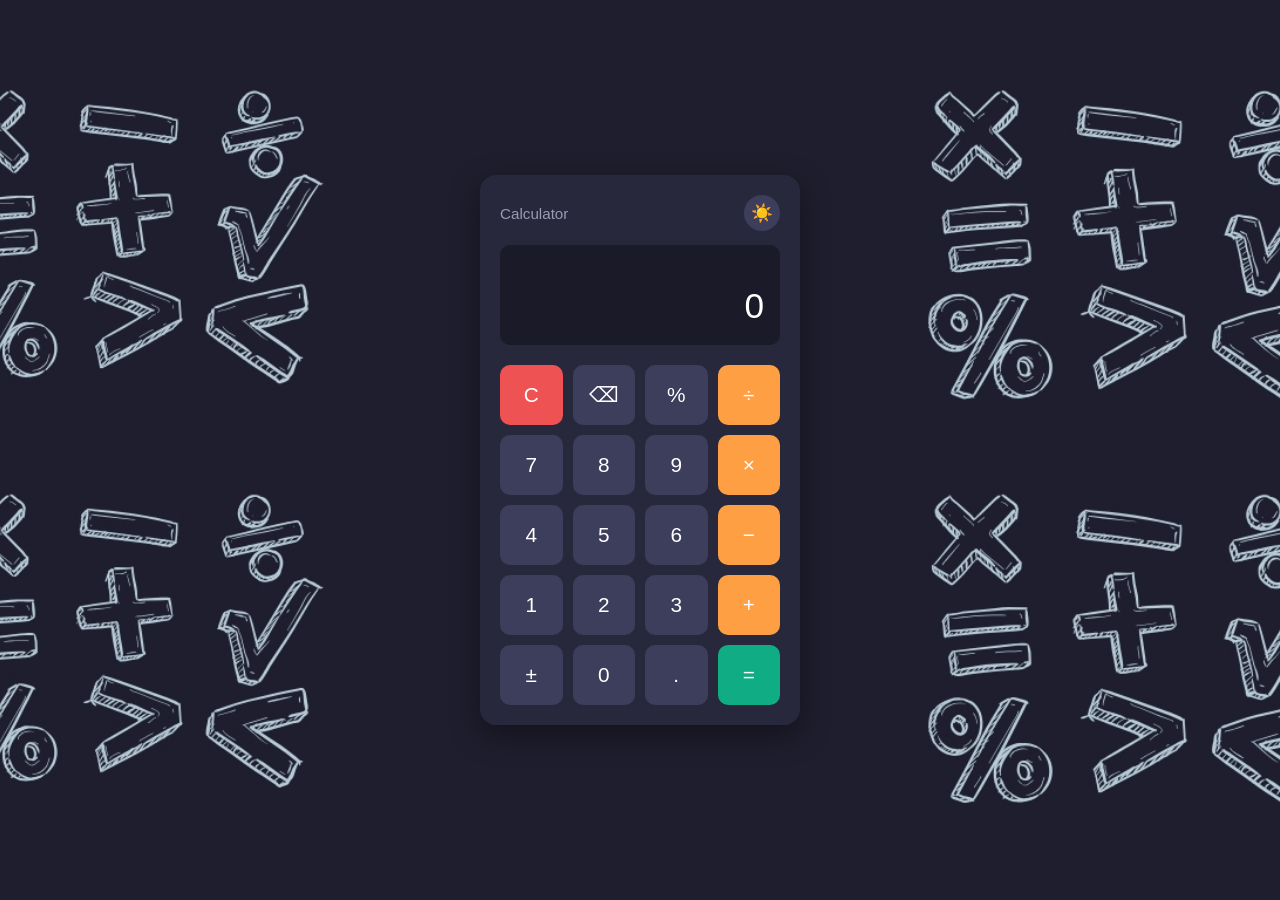
<file: WebDev-L2-calculator/index.html>
<!DOCTYPE html>
<html lang="en" data-theme="dark">
<head>
  <meta charset="UTF-8">
  <meta name="viewport" content="width=device-width, initial-scale=1.0">
  <title>Calculator</title>
  <link rel="stylesheet" href="style.css">
</head>
<body>
  <div class="calculator">
    <div class="top-bar">
      <span class="title">Calculator</span>
      <button class="theme-toggle" id="theme-toggle" aria-label="Toggle dark and light mode">☀️</button>
    </div>

    <div class="display">
      <div class="expression" id="expression"></div>
      <div class="current" id="display">0</div>
    </div>

    <div class="buttons">
      <button class="btn clear" data-action="clear">C</button>
      <button class="btn" data-action="backspace">⌫</button>
      <button class="btn" data-action="percent">%</button>
      <button class="btn operator" data-operator="/">÷</button>

      <button class="btn" data-number="7">7</button>
      <button class="btn" data-number="8">8</button>
      <button class="btn" data-number="9">9</button>
      <button class="btn operator" data-operator="*">×</button>

      <button class="btn" data-number="4">4</button>
      <button class="btn" data-number="5">5</button>
      <button class="btn" data-number="6">6</button>
      <button class="btn operator" data-operator="-">−</button>

      <button class="btn" data-number="1">1</button>
      <button class="btn" data-number="2">2</button>
      <button class="btn" data-number="3">3</button>
      <button class="btn operator" data-operator="+">+</button>

      <button class="btn" data-action="sign">±</button>
      <button class="btn" data-number="0">0</button>
      <button class="btn" data-number=".">.</button>
      <button class="btn equals" data-action="equals">=</button>
    </div>
  </div>

  <script src="script.js"></script>
</body>
</html>
</file>
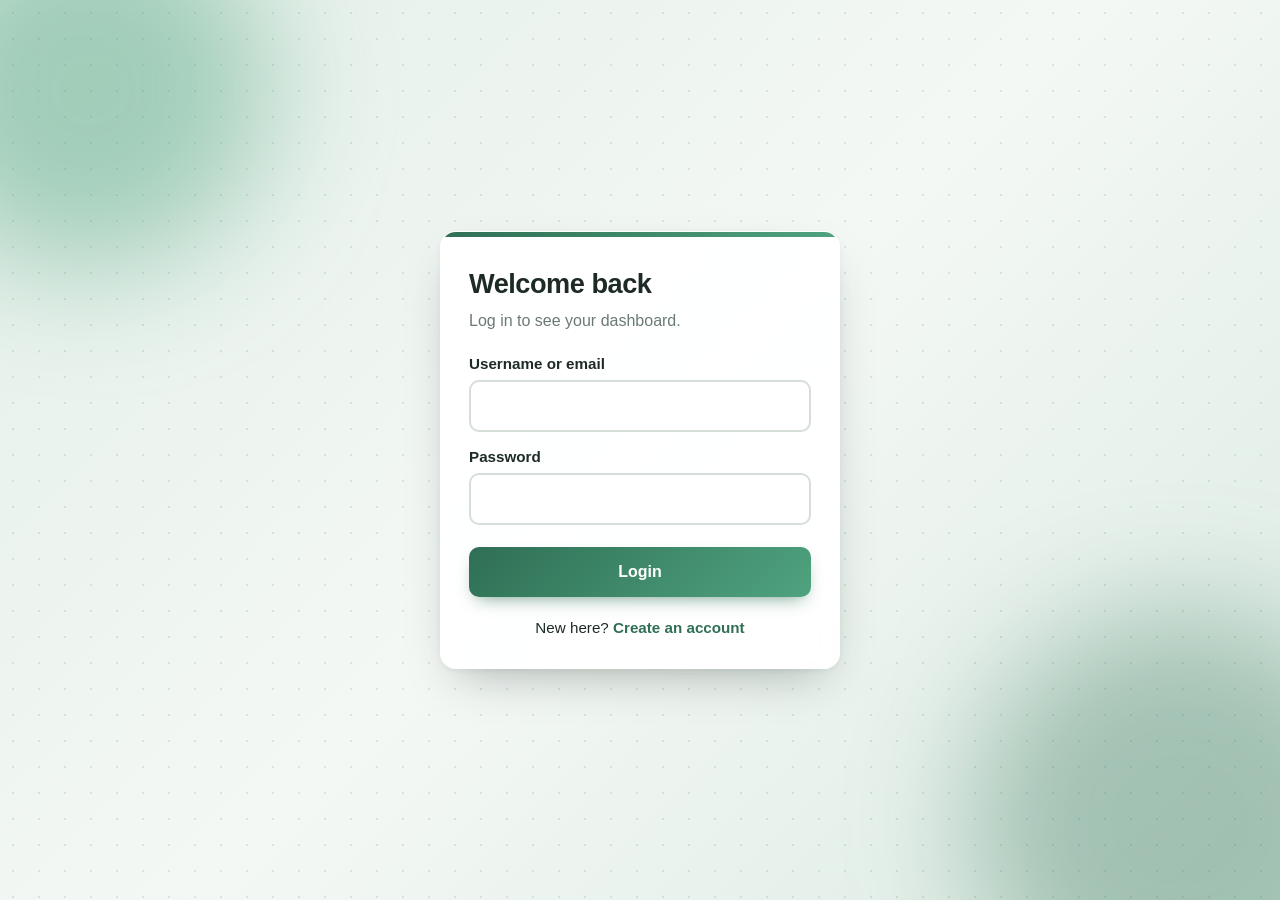
<file: WebDev-L2-Login Authentication System/index.html>
<!DOCTYPE html>
<html lang="en">
<head>
  <meta charset="UTF-8">
  <meta name="viewport" content="width=device-width, initial-scale=1">
  <title>Login Authentication System</title>
  <meta http-equiv="refresh" content="0; url=login.html">
  <script>window.location.replace("login.html");</script>
</head>
<body>
  <p>Redirecting to the <a href="login.html">login page</a>...</p>
</body>
</html>
</file>
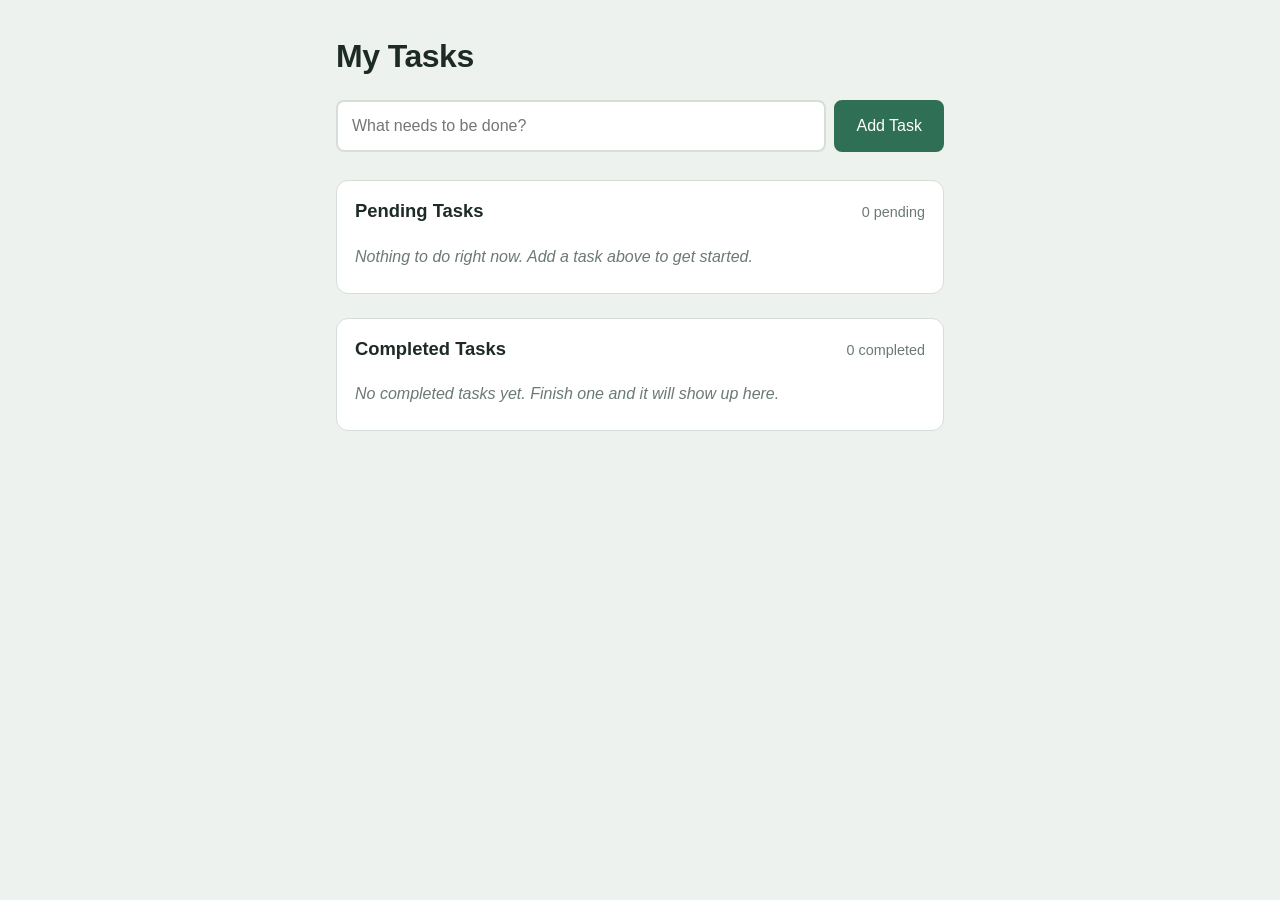
<file: WebDev-L2-ToDoList/index.html>
<!doctype html>
<html lang="en">
  <head>
    <meta charset="UTF-8" />
    <meta name="viewport" content="width=device-width, initial-scale=1" />
    <title>To-Do App</title>
    <style>
      :root {
        --bg: #eef2ee;
        --surface: #ffffff;
        --ink: #1d2b24;
        --muted: #6b7a72;
        --line: #d6ded8;
        --accent: #2f6f55;
        --accent-ink: #ffffff;
        --danger: #b3402f;
        --done: #8a978f;
      }
      * {
        box-sizing: border-box;
      }
      body {
        margin: 0;
        font-family: "Trebuchet MS", "Segoe UI", sans-serif;
        background: var(--bg);
        color: var(--ink);
        line-height: 1.5;
      }
      .app {
        max-width: 640px;
        margin: 0 auto;
        padding: 32px 16px 64px;
      }

      h1 {
        font-size: 2rem;
        margin: 0 0 20px;
        letter-spacing: -0.5px;
      }

      .add-form {
        display: flex;
        gap: 8px;
        margin-bottom: 28px;
      }

      .add-form input {
        flex: 1;
        padding: 12px 14px;
        font: inherit;
        border: 2px solid var(--line);
        border-radius: 8px;
        background: var(--surface);
      }
      button {
        font: inherit;
        cursor: pointer;
        border-radius: 8px;
        border: 2px solid var(--accent);
        background: var(--surface);
        color: var(--accent);
        padding: 6px 12px;
      }
      button:hover {
        background: var(--accent);
        color: var(--accent-ink);
      }

      button.primary {
        background: var(--accent);
        color: var(--accent-ink);
        padding: 12px 20px;
      }

      button.primary:hover {
        background: #245944;
      }

      button.delete {
        border-color: var(--danger);
        color: var(--danger);
      }

      button.delete:hover {
        background: var(--danger);
        color: #fff;
      }

      :focus-visible {
        outline: 3px solid #e0a82e;
        outline-offset: 2px;
      }

      section {
        background: var(--surface);
        border-radius: 12px;
        padding: 16px 18px;
        margin-bottom: 24px;
        border: 1px solid var(--line);
      }
      section h2 {
        margin: 0 0 12px;
        font-size: 1.15rem;
        display: flex;
        justify-content: space-between;
        align-items: baseline;
      }
      .count {
        font-size: 0.9rem;
        color: var(--muted);
        font-weight: normal;
      }

      ul {
        list-style: none;
        margin: 0;
        padding: 0;
      }
      li {
        display: flex;
        align-items: center;
        gap: 10px;
        padding: 10px 0;
        border-top: 1px solid var(--line);
        flex-wrap: wrap;
      }
      li:first-child {
        border-top: 0;
      }
      .task-body {
        flex: 1;
        min-width: 160px;
      }
      .task-text {
        word-break: break-word;
      }
      .task-time {
        font-size: 0.8rem;
        color: var(--muted);
      }
      li.done .task-text {
        text-decoration: line-through;
        color: var(--done);
      }
      .edit-input {
        width: 100%;
        padding: 6px 8px;
        font: inherit;
        border: 2px solid var(--accent);
        border-radius: 6px;
      }
      .actions {
        display: flex;
        gap: 6px;
      }
      .empty {
        color: var(--muted);
        font-style: italic;
        padding: 8px 0;
        margin: 0;
      }
    </style>
  </head>
  <body>
    <main class="app">
      <h1>My Tasks</h1>

      <form class="add-form" id="add-form">
        <input
          type="text"
          id="task-input"
          placeholder="What needs to be done?"
          aria-label="New task"
          autocomplete="off"
        />
        <button type="submit" class="primary">Add Task</button>
      </form>

      <section>
        <h2>
          Pending Tasks <span class="count" id="pending-count">0 pending</span>
        </h2>
        <ul id="pending-list"></ul>
      </section>

      <section>
        <h2>
          Completed Tasks
          <span class="count" id="completed-count">0 completed</span>
        </h2>
        <ul id="completed-list"></ul>
      </section>
    </main>

    <script>
      const STORAGE_KEY = "todo-tasks";

      // ---------- State ----------
      let tasks = loadTasks(); // [{ id, text, completed, createdAt, completedAt }]
      let editingId = null; // id of the task currently being edited

      function loadTasks() {
        try {
          return JSON.parse(localStorage.getItem(STORAGE_KEY)) || [];
        } catch (e) {
          return [];
        }
      }

      function saveTasks() {
        try {
          localStorage.setItem(STORAGE_KEY, JSON.stringify(tasks));
        } catch (e) {
          console.warn("Could not save tasks:", e);
        }
      }

      // ---------- DOM refs ----------
      const form = document.getElementById("add-form");
      const input = document.getElementById("task-input");
      const pendingList = document.getElementById("pending-list");
      const completedList = document.getElementById("completed-list");
      const pendingCount = document.getElementById("pending-count");
      const completedCount = document.getElementById("completed-count");

      // ---------- Actions ----------
      function addTask(text) {
        tasks.unshift({
          id: Date.now().toString(36) + Math.random().toString(36).slice(2, 6),
          text,
          completed: false,
          createdAt: Date.now(),
          completedAt: null,
        });
        update();
      }

      function toggleTask(id) {
        const t = tasks.find((t) => t.id === id);
        t.completed = !t.completed;
        t.completedAt = t.completed ? Date.now() : null;
        update();
      }

      function deleteTask(id) {
        tasks = tasks.filter((t) => t.id !== id);
        if (editingId === id) editingId = null;
        update();
      }

      function saveEdit(id, newText) {
        const text = newText.trim();
        if (text) tasks.find((t) => t.id === id).text = text;
        editingId = null;
        update();
      }

      function update() {
        saveTasks();
        render();
      }

      // ---------- Rendering ----------
      function formatTime(ms) {
        return new Date(ms).toLocaleString([], {
          dateStyle: "medium",
          timeStyle: "short",
        });
      }

      function createItem(task) {
        const li = document.createElement("li");
        if (task.completed) li.classList.add("done");

        // Mark complete toggle
        const check = document.createElement("input");
        check.type = "checkbox";
        check.checked = task.completed;
        check.setAttribute(
          "aria-label",
          task.completed ? "Mark as pending" : "Mark complete",
        );
        check.addEventListener("change", () => toggleTask(task.id));
        li.appendChild(check);

        const body = document.createElement("div");
        body.className = "task-body";

        if (editingId === task.id) {
          // Inline edit mode
          const edit = document.createElement("input");
          edit.type = "text";
          edit.className = "edit-input";
          edit.value = task.text;
          edit.setAttribute("aria-label", "Edit task text");
          edit.addEventListener("keydown", (e) => {
            if (e.key === "Enter") saveEdit(task.id, edit.value);
            if (e.key === "Escape") {
              editingId = null;
              render();
            }
          });
          body.appendChild(edit);
          li.appendChild(body);

          const actions = document.createElement("div");
          actions.className = "actions";
          const saveBtn = document.createElement("button");
          saveBtn.textContent = "Save";
          saveBtn.addEventListener("click", () =>
            saveEdit(task.id, edit.value),
          );
          const cancelBtn = document.createElement("button");
          cancelBtn.textContent = "Cancel";
          cancelBtn.addEventListener("click", () => {
            editingId = null;
            render();
          });
          actions.append(saveBtn, cancelBtn);
          li.appendChild(actions);

          setTimeout(() => edit.focus(), 0);
          return li;
        }

        // Normal mode (textContent prevents HTML injection)
        const text = document.createElement("div");
        text.className = "task-text";
        text.textContent = task.text;

        const time = document.createElement("div");
        time.className = "task-time";
        time.textContent = task.completed
          ? `Added ${formatTime(task.createdAt)} · Completed ${formatTime(task.completedAt)}`
          : `Added ${formatTime(task.createdAt)}`;

        body.append(text, time);
        li.appendChild(body);

        const actions = document.createElement("div");
        actions.className = "actions";

        const editBtn = document.createElement("button");
        editBtn.textContent = "Edit";
        editBtn.addEventListener("click", () => {
          editingId = task.id;
          render();
        });

        const delBtn = document.createElement("button");
        delBtn.textContent = "Delete";
        delBtn.className = "delete";
        delBtn.addEventListener("click", () => deleteTask(task.id));

        actions.append(editBtn, delBtn);
        li.appendChild(actions);
        return li;
      }

      function fillList(listEl, items, emptyMessage) {
        listEl.innerHTML = "";
        if (items.length === 0) {
          const p = document.createElement("li");
          p.className = "empty";
          p.textContent = emptyMessage;
          listEl.appendChild(p);
          return;
        }
        items.forEach((t) => listEl.appendChild(createItem(t)));
      }

      function render() {
        const pending = tasks.filter((t) => !t.completed);
        const completed = tasks.filter((t) => t.completed);

        pendingCount.textContent = `${pending.length} pending`;
        completedCount.textContent = `${completed.length} completed`;

        fillList(
          pendingList,
          pending,
          "Nothing to do right now. Add a task above to get started.",
        );
        fillList(
          completedList,
          completed,
          "No completed tasks yet. Finish one and it will show up here.",
        );
      }

      // ---------- Events ----------
      form.addEventListener("submit", (e) => {
        e.preventDefault();
        const text = input.value.trim();
        if (!text) return;
        addTask(text);
        input.value = "";
        input.focus();
      });

      render();
    </script>
  </body>
</html>
</file>
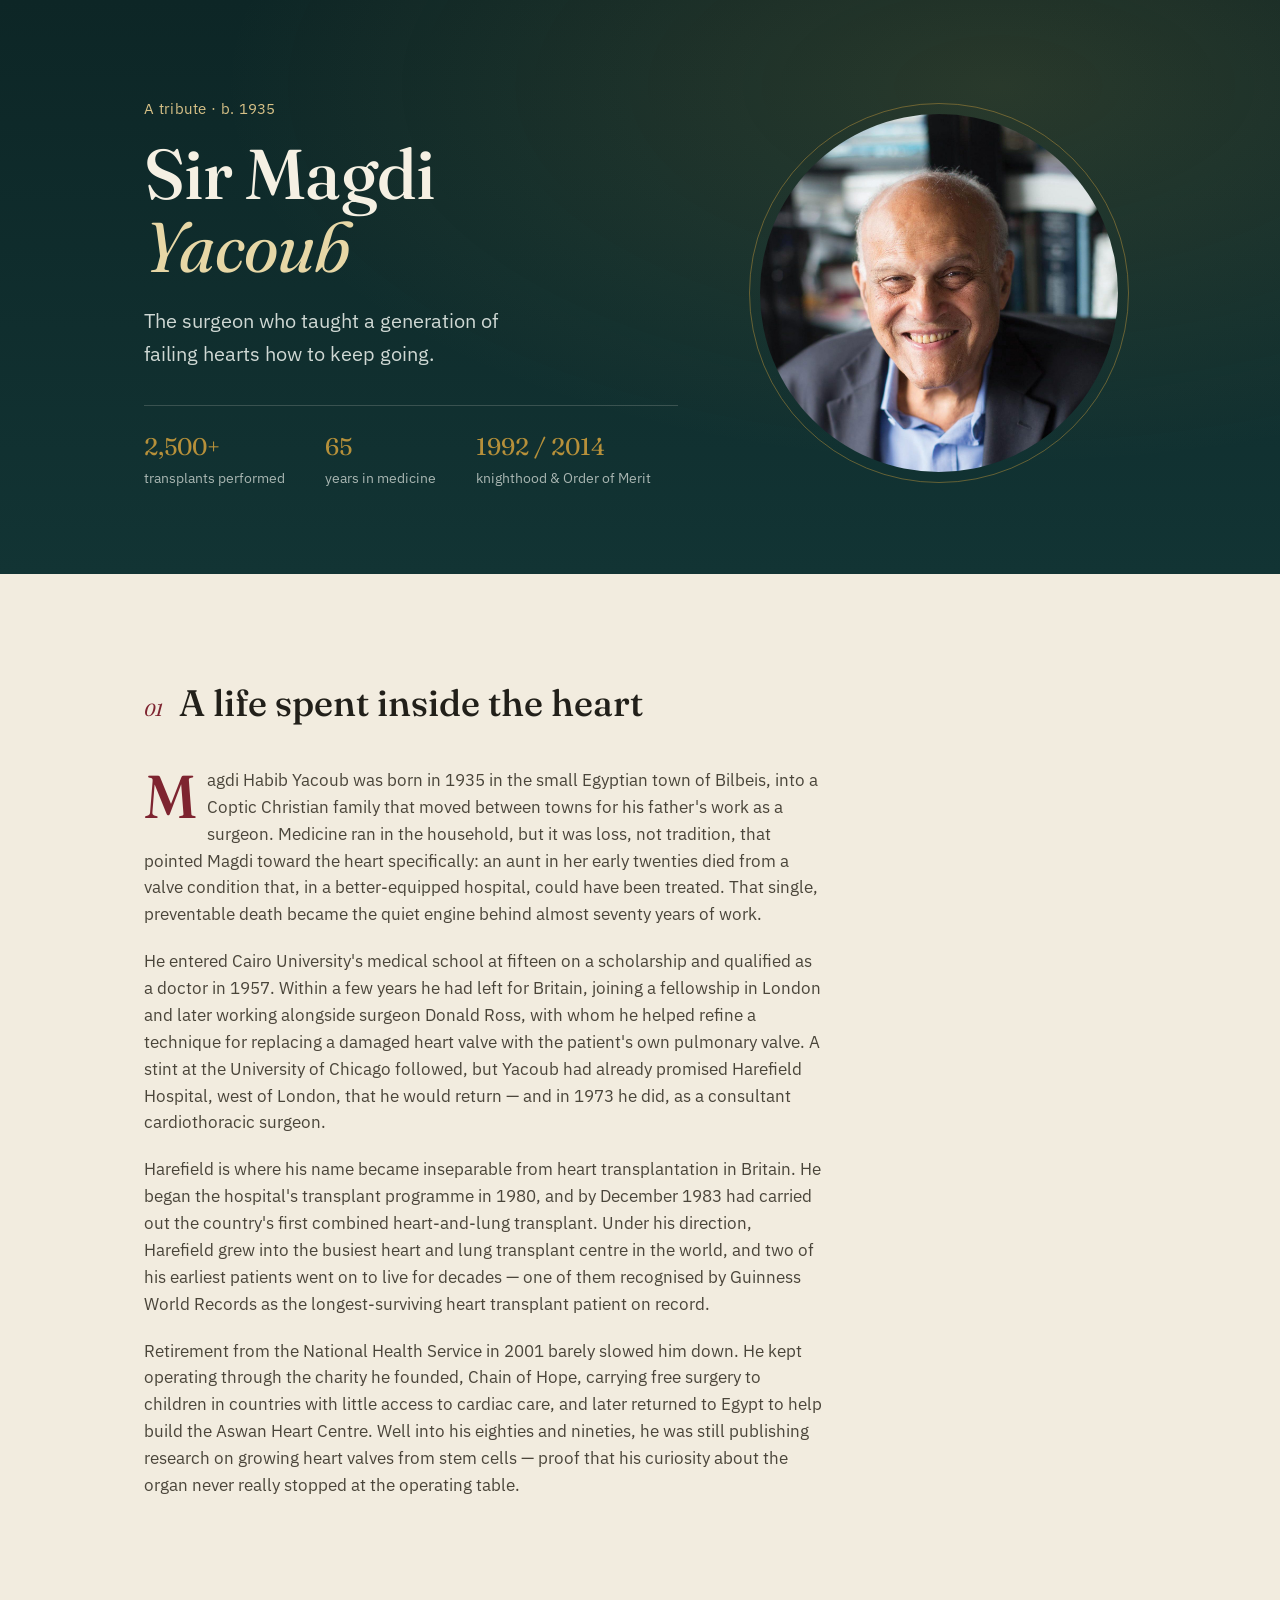
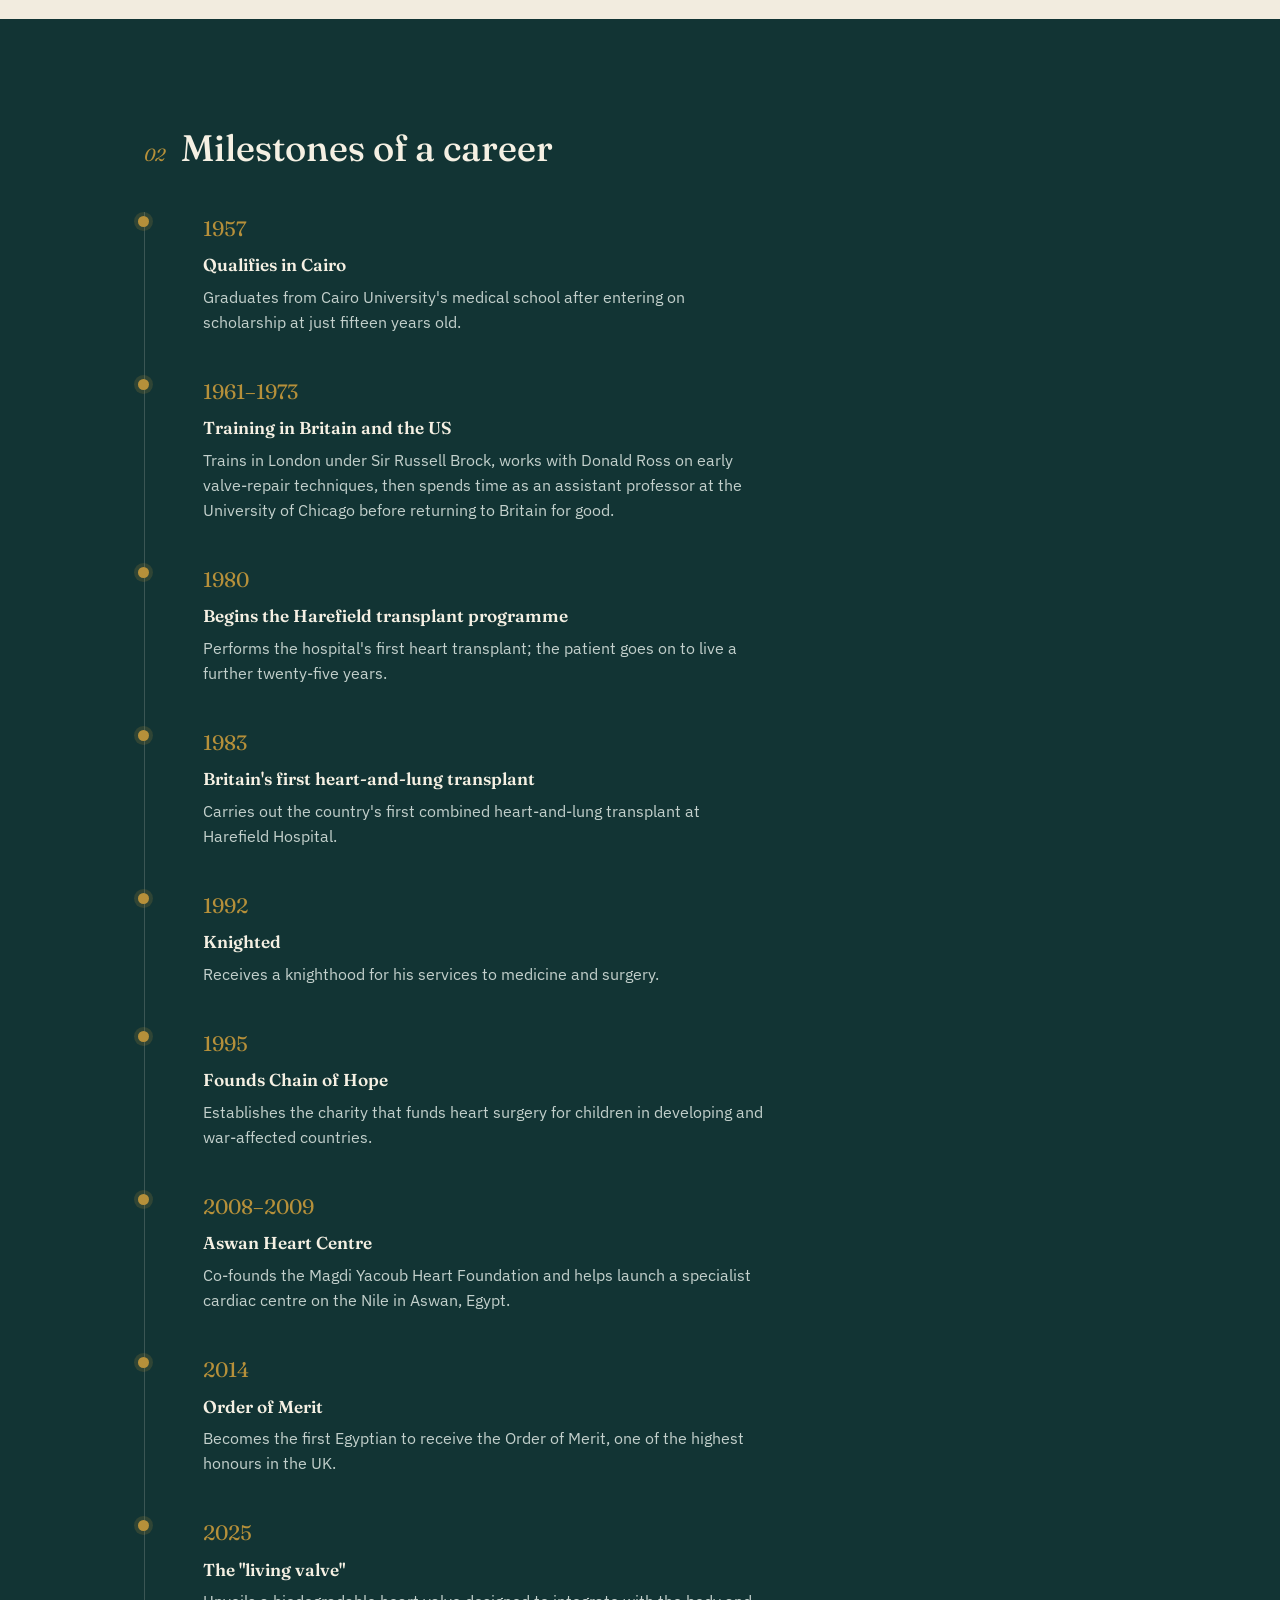
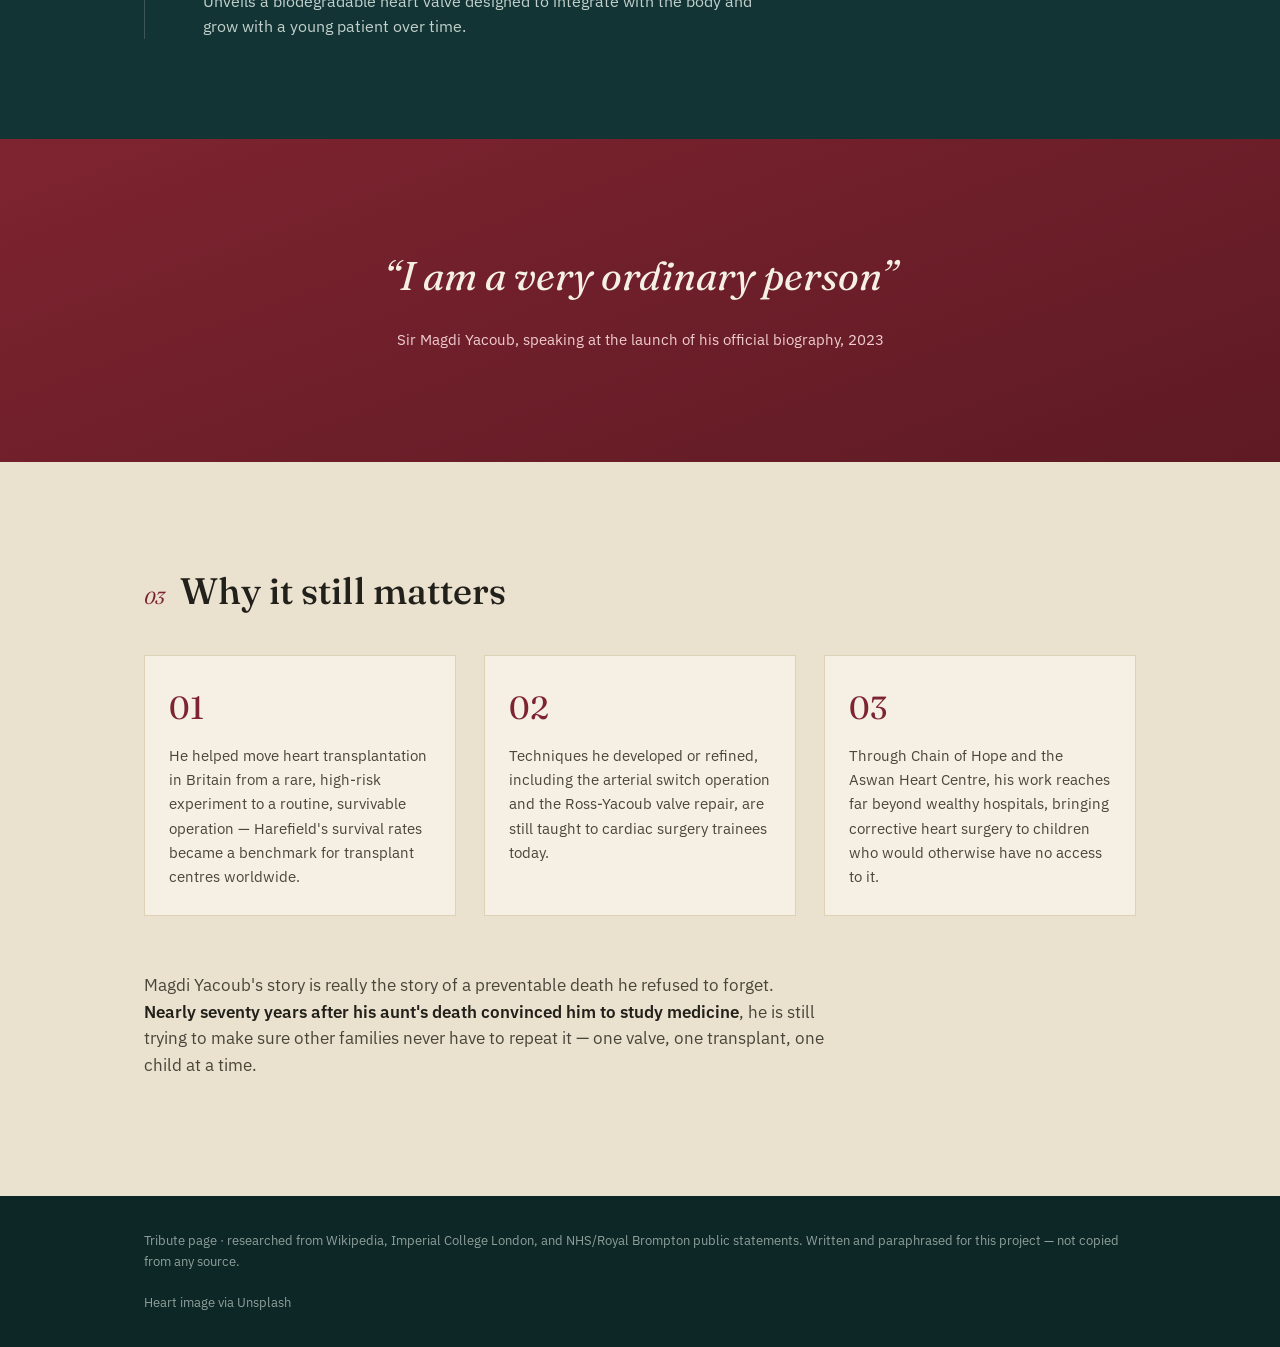
<file: WebDev-L2-Tribute Page/index.html>
<!DOCTYPE html>
<html lang="en">
<head>
<meta charset="UTF-8">
<meta name="viewport" content="width=device-width, initial-scale=1, viewport-fit=cover">
<title>Sir Magdi Yacoub · A Tribute</title>
<link rel="preconnect" href="https://fonts.googleapis.com">
<link rel="preconnect" href="https://fonts.gstatic.com" crossorigin>
<link href="https://fonts.googleapis.com/css2?family=Fraunces:ital,opsz,wght@0,9..144,300;0,9..144,500;0,9..144,600;1,9..144,400;1,9..144,500&family=IBM+Plex+Sans:wght@400;500;600&display=swap" rel="stylesheet">
<style>
  :root {
    --teal-950: #0d2626;
    --teal-900: #123434;
    --teal-800: #1a4646;
    --teal-line: rgba(243,237,224,0.18);
    --parchment: #f2ecdf;
    --parchment-2: #eae2cf;
    --ink: #22201a;
    --ink-soft: #4a453a;
    --crimson: #7e2430;
    --crimson-dark: #5e1a23;
    --gold: #b6903a;
    --cream: #f5f0e3;
    box-sizing: border-box;
    padding-top: env(safe-area-inset-top, 0px);
    padding-bottom: env(safe-area-inset-bottom, 0px);
  }

  *, *::before, *::after { box-sizing: inherit; }
  html { scroll-padding-top: env(safe-area-inset-top, 0px); scroll-behavior: smooth; }
  body {
    margin: 0;
    background: var(--parchment);
    color: var(--ink);
    font-family: "IBM Plex Sans", -apple-system, BlinkMacSystemFont, sans-serif;
    line-height: 1.6;
    -webkit-font-smoothing: antialiased;
  }

  img { max-width: 100%; display: block; }
  h1, h2, h3, .display {
    font-family: "Fraunces", Georgia, serif;
    font-weight: 500;
    margin: 0;
    color: inherit;
  }

  .wrap {
    max-width: 1120px;
    margin: 0 auto;
    padding-left: clamp(20px, 5vw, 64px);
    padding-right: clamp(20px, 5vw, 64px);
  }

  /* ---------- HERO ---------- */
  .hero {
    background:
      radial-gradient(ellipse at 78% 15%, rgba(182,144,58,0.16), transparent 55%),
      linear-gradient(180deg, var(--teal-950) 0%, var(--teal-900) 100%);
    color: var(--cream);
    padding: clamp(56px, 9vw, 96px) 0 clamp(48px, 8vw, 84px);
    overflow-x: clip;
  }
  .hero-grid {
    display: grid;
    grid-template-columns: 1.15fr 0.85fr;
    gap: clamp(32px, 6vw, 64px);
    align-items: center;
  }
  .kicker {
    font-size: 0.95rem;
    color: #d7c187;
    letter-spacing: 0.02em;
    margin-bottom: 18px;
  }
  .hero h1 {
    font-size: clamp(2.6rem, 6vw, 4.4rem);
    line-height: 1.03;
    letter-spacing: -0.01em;
  }
  .hero h1 em {
    font-style: italic;
    font-weight: 400;
    color: #e7d7a6;
  }
  .tagline {
    margin-top: 22px;
    font-size: clamp(1.05rem, 1.6vw, 1.3rem);
    max-width: 34ch;
    color: #cfd8d4;
    font-weight: 400;
  }
  .hero-meta {
    margin-top: 34px;
    display: flex;
    gap: clamp(20px, 4vw, 40px);
    flex-wrap: wrap;
    border-top: 1px solid var(--teal-line);
    padding-top: 22px;
  }
  .hero-meta div span {
    display: block;
  }
  .hero-meta .num {
    font-family: "Fraunces", serif;
    font-size: 1.5rem;
    color: var(--gold);
  }
  .hero-meta .lbl {
    font-size: 0.85rem;
    color: #a9b6b2;
    margin-top: 2px;
  }
  .portrait-frame {
    position: relative;
    border-radius: 50%;
    aspect-ratio: 1 / 1;
    max-width: 380px;
    margin: 0 auto;
    padding: 10px;
    border: 1px solid rgba(182,144,58,0.5);
  }
  .portrait-frame img {
    border-radius: 50%;
    width: 100%;
    height: 100%;
    object-fit: cover;
  }
  .portrait-cred {
    text-align: center;
    font-size: 0.72rem;
    color: #8fa09b;
    margin-top: 14px;
  }
  .portrait-cred a { color: #b7c4bf; }

  /* ---------- BIO ---------- */
  .bio {
    background: var(--parchment);
    padding: clamp(56px, 9vw, 100px) 0;
  }
  .section-head {
    display: flex;
    align-items: baseline;
    gap: 16px;
    margin-bottom: 34px;
  }
  .section-head .idx {
    font-family: "Fraunces", serif;
    font-style: italic;
    color: var(--crimson);
    font-size: 1.1rem;
  }
  .section-head h2 {
    font-size: clamp(1.7rem, 3vw, 2.3rem);
  }
  .bio-body {
    max-width: 680px;
  }
  .bio-body p {
    margin: 0 0 20px;
    color: var(--ink-soft);
    font-size: 1.05rem;
  }
  .bio-body p:first-of-type::first-letter {
    font-family: "Fraunces", serif;
    font-size: 3.6em;
    float: left;
    line-height: 0.85;
    padding-right: 10px;
    padding-top: 4px;
    color: var(--crimson);
    font-weight: 500;
  }

  /* ---------- TIMELINE ---------- */
  .timeline-section {
    background: var(--teal-900);
    color: var(--cream);
    padding: clamp(56px, 9vw, 100px) 0;
  }
  .timeline-section .section-head h2 { color: var(--cream); }
  .timeline-section .section-head .idx { color: var(--gold); }
  .timeline {
    position: relative;
    max-width: 800px;
    padding-left: 28px;
    border-left: 1px solid var(--teal-line);
  }
  .t-item {
    position: relative;
    padding: 0 0 40px 30px;
  }
  .t-item:last-child { padding-bottom: 0; }
  .t-item::before {
    content: "";
    position: absolute;
    left: -35px;
    top: 4px;
    width: 11px;
    height: 11px;
    border-radius: 50%;
    background: var(--gold);
    box-shadow: 0 0 0 4px rgba(182,144,58,0.18);
  }
  .t-year {
    font-family: "Fraunces", serif;
    font-size: 1.3rem;
    color: var(--gold);
    margin-bottom: 6px;
  }
  .t-item h3 {
    font-size: 1.08rem;
    font-weight: 600;
    color: var(--cream);
    margin-bottom: 6px;
  }
  .t-item p {
    margin: 0;
    color: #c3d0cc;
    font-size: 0.98rem;
    max-width: 56ch;
  }

  /* ---------- QUOTE ---------- */
  .quote-band {
    background: linear-gradient(160deg, var(--crimson) 0%, var(--crimson-dark) 100%);
    color: var(--cream);
    padding: clamp(64px, 10vw, 110px) 0;
    text-align: center;
  }
  .quote-band blockquote {
    margin: 0 auto;
    max-width: 760px;
    font-family: "Fraunces", serif;
    font-style: italic;
    font-weight: 400;
    font-size: clamp(1.6rem, 4vw, 2.5rem);
    line-height: 1.35;
  }
  .quote-band blockquote::before { content: "“"; }
  .quote-band blockquote::after { content: "”"; }
  .quote-band cite {
    display: block;
    font-style: normal;
    font-family: "IBM Plex Sans", sans-serif;
    font-size: 0.95rem;
    color: #f0cdd2;
    margin-top: 24px;
  }

  /* ---------- HONORS ---------- */
  .honors {
    background: var(--parchment-2);
    padding: clamp(56px, 9vw, 100px) 0;
  }
  .honors-grid {
    display: grid;
    grid-template-columns: repeat(3, 1fr);
    gap: 28px;
    margin-top: 8px;
  }
  .honor-card {
    background: var(--cream);
    border: 1px solid #ddd2b5;
    padding: 26px 24px;
  }
  .honor-card .num {
    font-family: "Fraunces", serif;
    font-size: 2rem;
    color: var(--crimson);
    margin-bottom: 10px;
  }
  .honor-card p {
    margin: 0;
    color: var(--ink-soft);
    font-size: 0.95rem;
  }
  .closing {
    max-width: 680px;
    margin-top: 56px;
    color: var(--ink-soft);
    font-size: 1.05rem;
  }
  .closing strong { color: var(--ink); font-weight: 600; }

  /* ---------- FOOTER ---------- */
  footer {
    background: var(--teal-950);
    color: #8fa09b;
    padding: 34px 0;
    font-size: 0.82rem;
  }
  footer a { color: #c3d0cc; }
  footer .wrap { display: flex; justify-content: space-between; gap: 20px; flex-wrap: wrap; }

  @media (max-width: 760px) {
    .hero-grid { grid-template-columns: 1fr; text-align: left; }
    .portrait-frame { max-width: 260px; margin: 0; order: -1; }
    .honors-grid { grid-template-columns: 1fr; }
  }
</style>
</head>
<body>

<header class="hero">
  <div class="wrap hero-grid">
    <div>
      <div class="kicker">A tribute · b. 1935</div>
      <h1>Sir Magdi<br><em>Yacoub</em></h1>
      <p class="tagline">The surgeon who taught a generation of failing hearts how to keep going.</p>
      <div class="hero-meta">
        <div><span class="num">2,500+</span><span class="lbl">transplants performed</span></div>
        <div><span class="num">65</span><span class="lbl">years in medicine</span></div>
        <div><span class="num">1992 / 2014</span><span class="lbl">knighthood &amp; Order of Merit</span></div>
      </div>
    </div>
    <div>
      <div class="portrait-frame">
        <img src="./img/4-Sir-Magdi-Yacoub.jpg" alt="Sir Magdi Yacoub.">
      </div
  </div>
</header>

<section class="bio">
  <div class="wrap">
    <div class="section-head"><span class="idx">01</span><h2>A life spent inside the heart</h2></div>
    <div class="bio-body">
      <p>Magdi Habib Yacoub was born in 1935 in the small Egyptian town of Bilbeis, into a Coptic Christian family that moved between towns for his father's work as a surgeon. Medicine ran in the household, but it was loss, not tradition, that pointed Magdi toward the heart specifically: an aunt in her early twenties died from a valve condition that, in a better-equipped hospital, could have been treated. That single, preventable death became the quiet engine behind almost seventy years of work.</p>
      <p>He entered Cairo University's medical school at fifteen on a scholarship and qualified as a doctor in 1957. Within a few years he had left for Britain, joining a fellowship in London and later working alongside surgeon Donald Ross, with whom he helped refine a technique for replacing a damaged heart valve with the patient's own pulmonary valve. A stint at the University of Chicago followed, but Yacoub had already promised Harefield Hospital, west of London, that he would return — and in 1973 he did, as a consultant cardiothoracic surgeon.</p>
      <p>Harefield is where his name became inseparable from heart transplantation in Britain. He began the hospital's transplant programme in 1980, and by December 1983 had carried out the country's first combined heart-and-lung transplant. Under his direction, Harefield grew into the busiest heart and lung transplant centre in the world, and two of his earliest patients went on to live for decades — one of them recognised by Guinness World Records as the longest-surviving heart transplant patient on record.</p>
      <p>Retirement from the National Health Service in 2001 barely slowed him down. He kept operating through the charity he founded, Chain of Hope, carrying free surgery to children in countries with little access to cardiac care, and later returned to Egypt to help build the Aswan Heart Centre. Well into his eighties and nineties, he was still publishing research on growing heart valves from stem cells — proof that his curiosity about the organ never really stopped at the operating table.</p>
    </div>
  </div>
</section>

<section class="timeline-section">
  <div class="wrap">
    <div class="section-head"><span class="idx">02</span><h2>Milestones of a career</h2></div>
    <div class="timeline">
      <div class="t-item">
        <div class="t-year">1957</div>
        <h3>Qualifies in Cairo</h3>
        <p>Graduates from Cairo University's medical school after entering on scholarship at just fifteen years old.</p>
      </div>
      <div class="t-item">
        <div class="t-year">1961–1973</div>
        <h3>Training in Britain and the US</h3>
        <p>Trains in London under Sir Russell Brock, works with Donald Ross on early valve-repair techniques, then spends time as an assistant professor at the University of Chicago before returning to Britain for good.</p>
      </div>
      <div class="t-item">
        <div class="t-year">1980</div>
        <h3>Begins the Harefield transplant programme</h3>
        <p>Performs the hospital's first heart transplant; the patient goes on to live a further twenty-five years.</p>
      </div>
      <div class="t-item">
        <div class="t-year">1983</div>
        <h3>Britain's first heart-and-lung transplant</h3>
        <p>Carries out the country's first combined heart-and-lung transplant at Harefield Hospital.</p>
      </div>
      <div class="t-item">
        <div class="t-year">1992</div>
        <h3>Knighted</h3>
        <p>Receives a knighthood for his services to medicine and surgery.</p>
      </div>
      <div class="t-item">
        <div class="t-year">1995</div>
        <h3>Founds Chain of Hope</h3>
        <p>Establishes the charity that funds heart surgery for children in developing and war-affected countries.</p>
      </div>
      <div class="t-item">
        <div class="t-year">2008–2009</div>
        <h3>Aswan Heart Centre</h3>
        <p>Co-founds the Magdi Yacoub Heart Foundation and helps launch a specialist cardiac centre on the Nile in Aswan, Egypt.</p>
      </div>
      <div class="t-item">
        <div class="t-year">2014</div>
        <h3>Order of Merit</h3>
        <p>Becomes the first Egyptian to receive the Order of Merit, one of the highest honours in the UK.</p>
      </div>
      <div class="t-item">
        <div class="t-year">2025</div>
        <h3>The "living valve"</h3>
        <p>Unveils a biodegradable heart valve designed to integrate with the body and grow with a young patient over time.</p>
      </div>
    </div>
  </div>
</section>

<section class="quote-band">
  <div class="wrap">
    <blockquote>I am a very ordinary person</blockquote>
    <cite>Sir Magdi Yacoub, speaking at the launch of his official biography, 2023</cite>
  </div>
</section>

<section class="honors">
  <div class="wrap">
    <div class="section-head"><span class="idx">03</span><h2>Why it still matters</h2></div>
    <div class="honors-grid">
      <div class="honor-card">
        <div class="num">01</div>
        <p>He helped move heart transplantation in Britain from a rare, high-risk experiment to a routine, survivable operation — Harefield's survival rates became a benchmark for transplant centres worldwide.</p>
      </div>
      <div class="honor-card">
        <div class="num">02</div>
        <p>Techniques he developed or refined, including the arterial switch operation and the Ross-Yacoub valve repair, are still taught to cardiac surgery trainees today.</p>
      </div>
      <div class="honor-card">
        <div class="num">03</div>
        <p>Through Chain of Hope and the Aswan Heart Centre, his work reaches far beyond wealthy hospitals, bringing corrective heart surgery to children who would otherwise have no access to it.</p>
      </div>
    </div>
    <p class="closing">Magdi Yacoub's story is really the story of a preventable death he refused to forget. <strong>Nearly seventy years after his aunt's death convinced him to study medicine</strong>, he is still trying to make sure other families never have to repeat it — one valve, one transplant, one child at a time.</p>
  </div>
</section>

<footer>
  <div class="wrap">
    <span>Tribute page · researched from Wikipedia, Imperial College London, and NHS/Royal Brompton public statements. Written and paraphrased for this project — not copied from any source.</span>
    <span>Heart image via Unsplash</span>
  </div>
</footer>

</body>
</html>
</file>
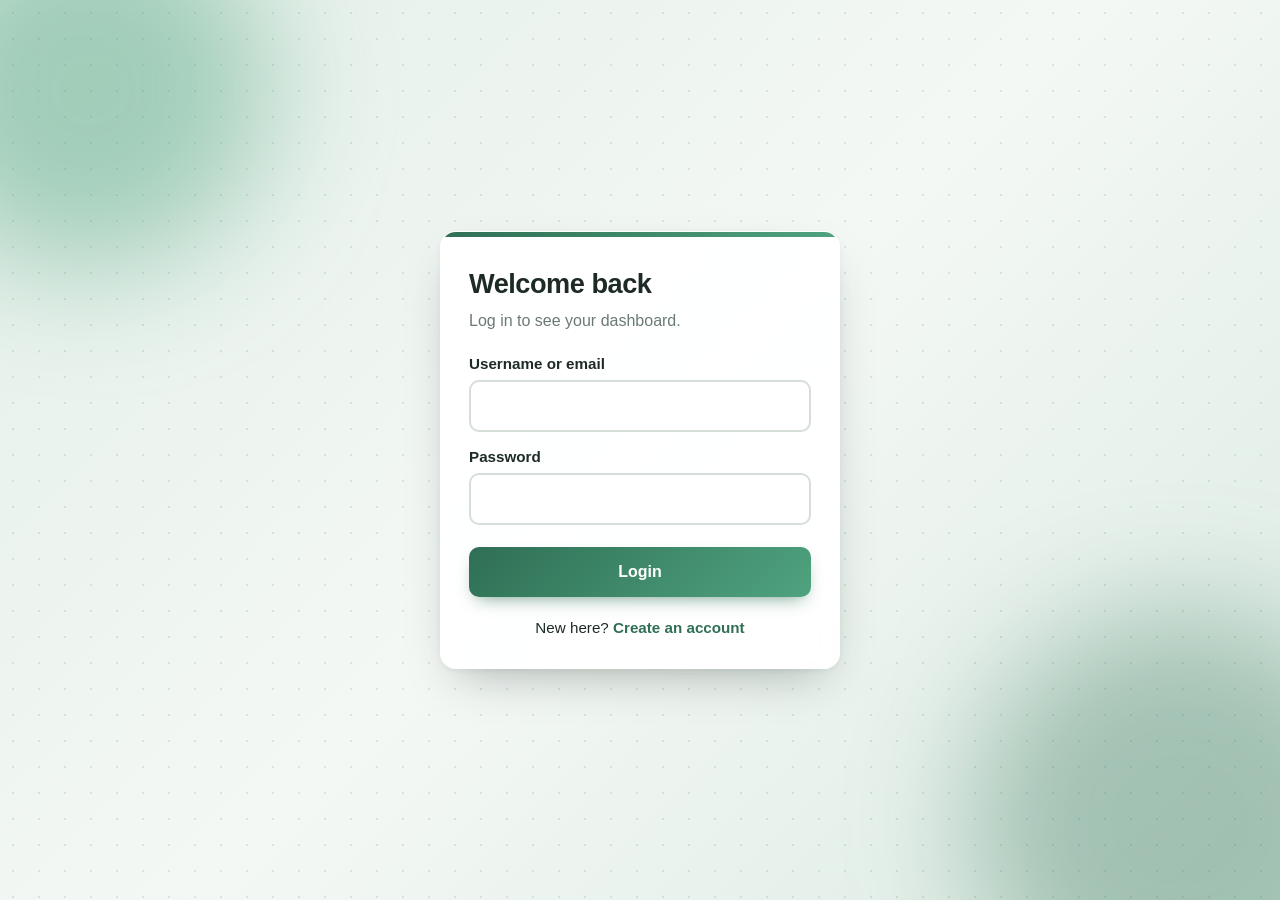
<file: WebDev-L2-Login Authentication System/dashboard.html>
<!DOCTYPE html>
<html lang="en">
<head>
  <meta charset="UTF-8">
  <meta name="viewport" content="width=device-width, initial-scale=1">
  <title>Dashboard</title>
  <link rel="stylesheet" href="style.css">
</head>
<!-- Hidden until the session check passes, so protected content never flashes on screen -->
<body class="hidden">
  <main class="card">
    <h1>Dashboard</h1>
    <p class="sub">This page is only visible when you are logged in.</p>

    <div class="info">
      <div>Logged in as <strong id="who"></strong></div>
      <div id="since"></div>
    </div>

    <button id="logout" class="outline" type="button">Logout</button>
  </main>

  <script src="auth.js"></script>
  <script>
    const session = requireLogin();
    if (session) {
      document.getElementById("who").textContent = session.username;
      document.getElementById("since").textContent =
        "Since " + new Date(session.loginAt).toLocaleString([], { dateStyle: "medium", timeStyle: "short" });
      document.body.classList.remove("hidden");

      document.getElementById("logout").addEventListener("click", () => {
        clearSession();
        window.location.replace("login.html");
      });
    }
  </script>
</body>
</html>
</file>
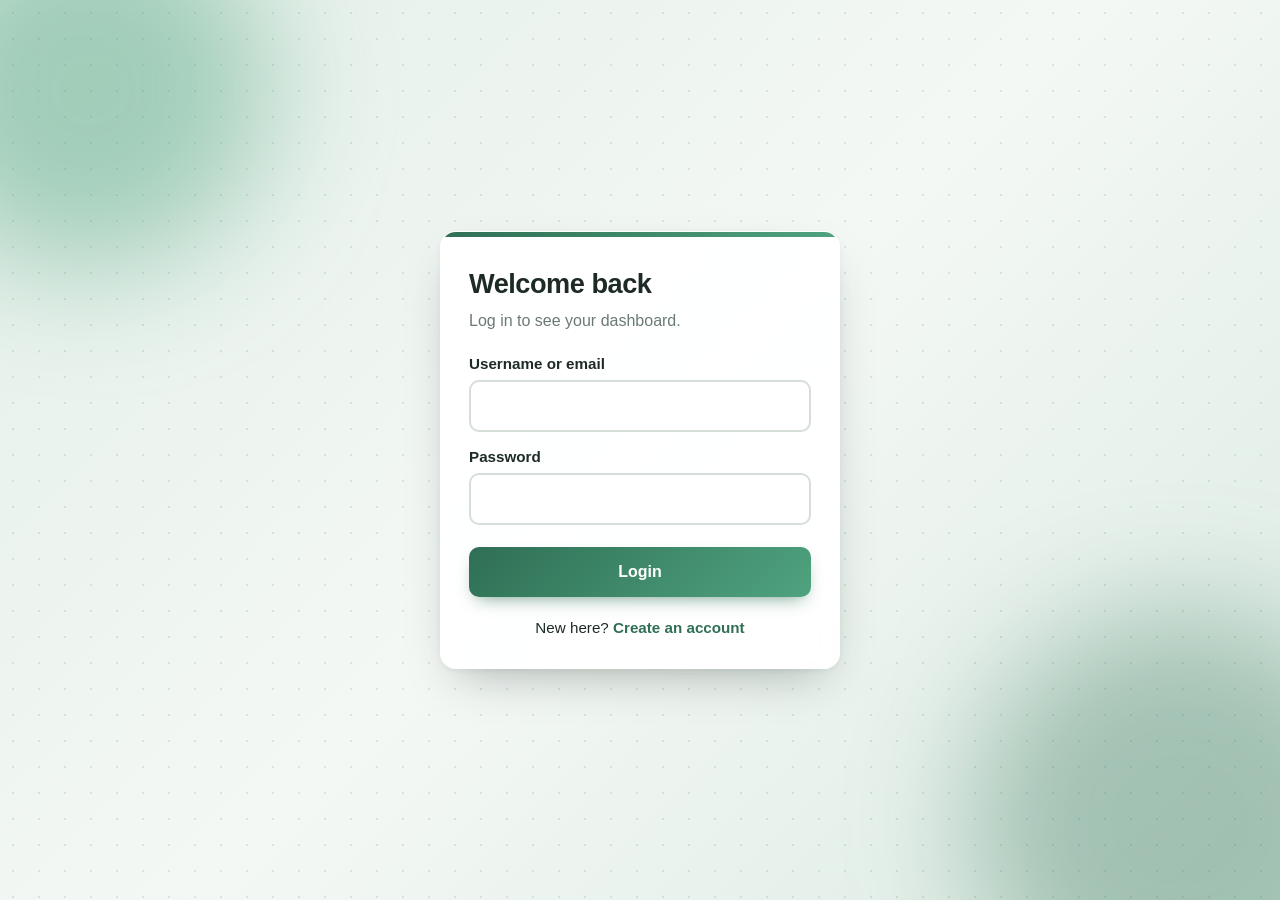
<file: WebDev-L2-Login Authentication System/login.html>
<!DOCTYPE html>
<html lang="en">
<head>
  <meta charset="UTF-8">
  <meta name="viewport" content="width=device-width, initial-scale=1">
  <title>Login</title>
  <link rel="stylesheet" href="style.css">
</head>
<body>
  <main class="card">
    <h1>Welcome back</h1>
    <p class="sub">Log in to see your dashboard.</p>

    <form id="login-form" novalidate>
      <label for="username">Username or email</label>
      <input id="username" type="text" autocomplete="username">

      <label for="password">Password</label>
      <input id="password" type="password" autocomplete="current-password">

      <div id="message" class="msg" role="alert"></div>
      <button type="submit">Login</button>
    </form>

    <p class="switch">New here? <a href="register.html">Create an account</a></p>
  </main>

  <script src="auth.js"></script>
  <script>
    redirectIfLoggedIn();

    const form = document.getElementById("login-form");
    const message = document.getElementById("message");

    form.addEventListener("submit", async (e) => {
      e.preventDefault();
      const username = document.getElementById("username").value.trim();
      const password = document.getElementById("password").value;

      // Basic form validation: no empty submissions
      if (!username || !password) {
        return showMessage(message, "Please fill in both fields.", "error");
      }

      try {
        const user = getUsers()[normalise(username)];
        let ok = false;
        if (user) {
          ok = (await hashPassword(password, user.salt)) === user.hash;
        }
        // One generic message for both "unknown user" and "wrong password",
        // so the error never reveals which field was wrong.
        if (!ok) {
          return showMessage(message, "Incorrect username/email or password.", "error");
        }
        setSession(user.username);
        window.location.href = "dashboard.html";
      } catch (err) {
        showMessage(message, "Login is not available in this browser. Try opening the page over https or localhost.", "error");
      }
    });
  </script>
</body>
</html>
</file>
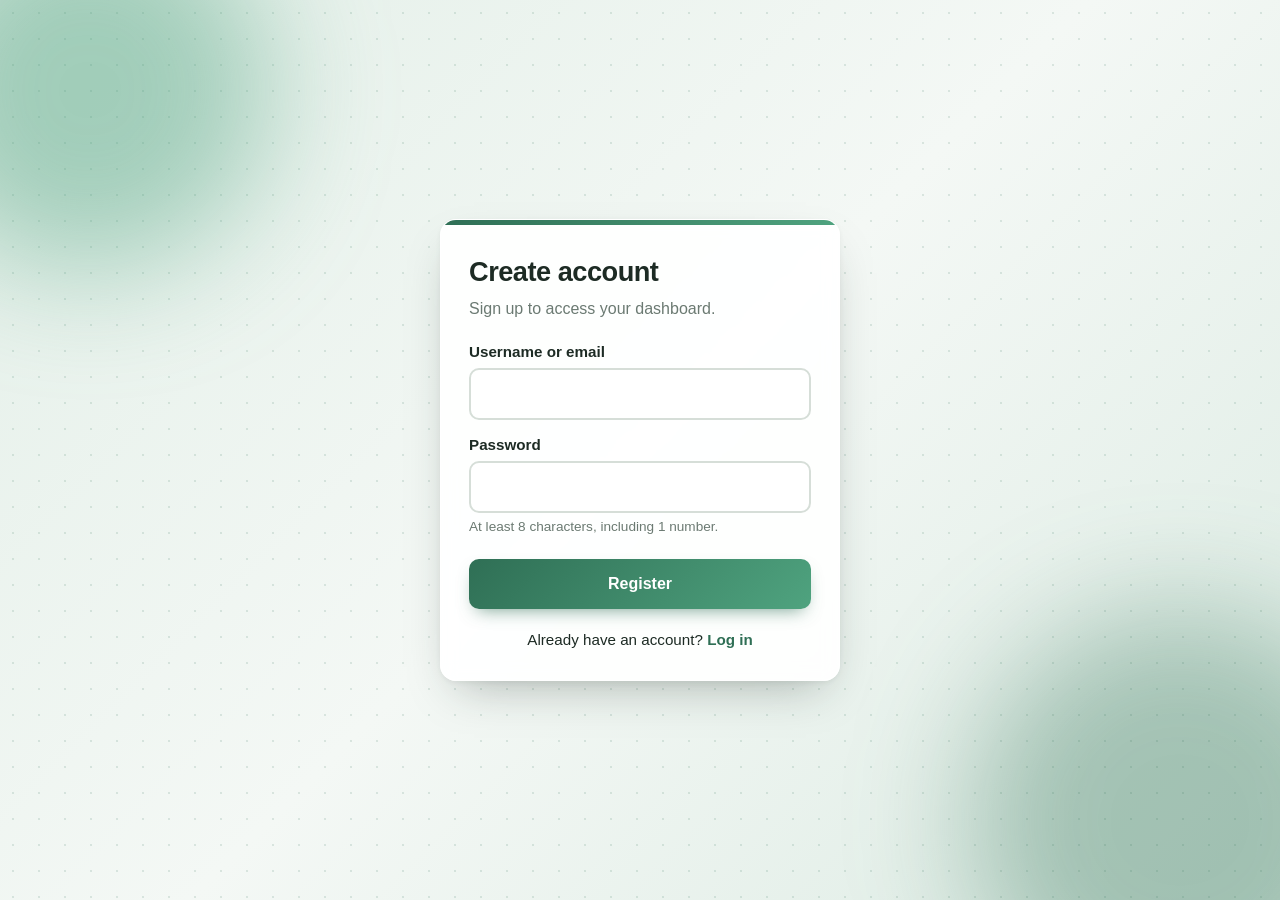
<file: WebDev-L2-Login Authentication System/register.html>
<!DOCTYPE html>
<html lang="en">
<head>
  <meta charset="UTF-8">
  <meta name="viewport" content="width=device-width, initial-scale=1">
  <title>Register</title>
  <link rel="stylesheet" href="style.css">
</head>
<body>
  <main class="card">
    <h1>Create account</h1>
    <p class="sub">Sign up to access your dashboard.</p>

    <form id="register-form" novalidate>
      <label for="username">Username or email</label>
      <input id="username" type="text" autocomplete="username">

      <label for="password">Password</label>
      <input id="password" type="password" autocomplete="new-password">
      <p class="hint">At least 8 characters, including 1 number.</p>

      <div id="message" class="msg" role="alert"></div>
      <button type="submit">Register</button>
    </form>

    <p class="switch">Already have an account? <a href="login.html">Log in</a></p>
  </main>

  <script src="auth.js"></script>
  <script>
    redirectIfLoggedIn();

    const form = document.getElementById("register-form");
    const message = document.getElementById("message");

    form.addEventListener("submit", async (e) => {
      e.preventDefault();
      const username = document.getElementById("username").value.trim();
      const password = document.getElementById("password").value;

      // Basic form validation: no empty submissions
      if (!username || !password) {
        return showMessage(message, "Please fill in both fields.", "error");
      }
      // Password rules: min 8 characters, at least one number
      if (password.length < 8) {
        return showMessage(message, "Password must be at least 8 characters long.", "error");
      }
      if (!/\d/.test(password)) {
        return showMessage(message, "Password must contain at least one number.", "error");
      }
      // Duplicate username/email check (case-insensitive)
      const users = getUsers();
      const key = normalise(username);
      if (users[key]) {
        return showMessage(message, "This username or email is already registered.", "error");
      }

      try {
        const salt = randomSalt();
        const hash = await hashPassword(password, salt);
        users[key] = { username, salt, hash, createdAt: Date.now() };
        saveUsers(users);
        showMessage(message, "Account created! Redirecting to login...", "success");
        setTimeout(() => window.location.href = "login.html", 1200);
      } catch (err) {
        showMessage(message, "Could not create the account in this browser. Try opening the page over https or localhost.", "error");
      }
    });
  </script>
</body>
</html>
</file>
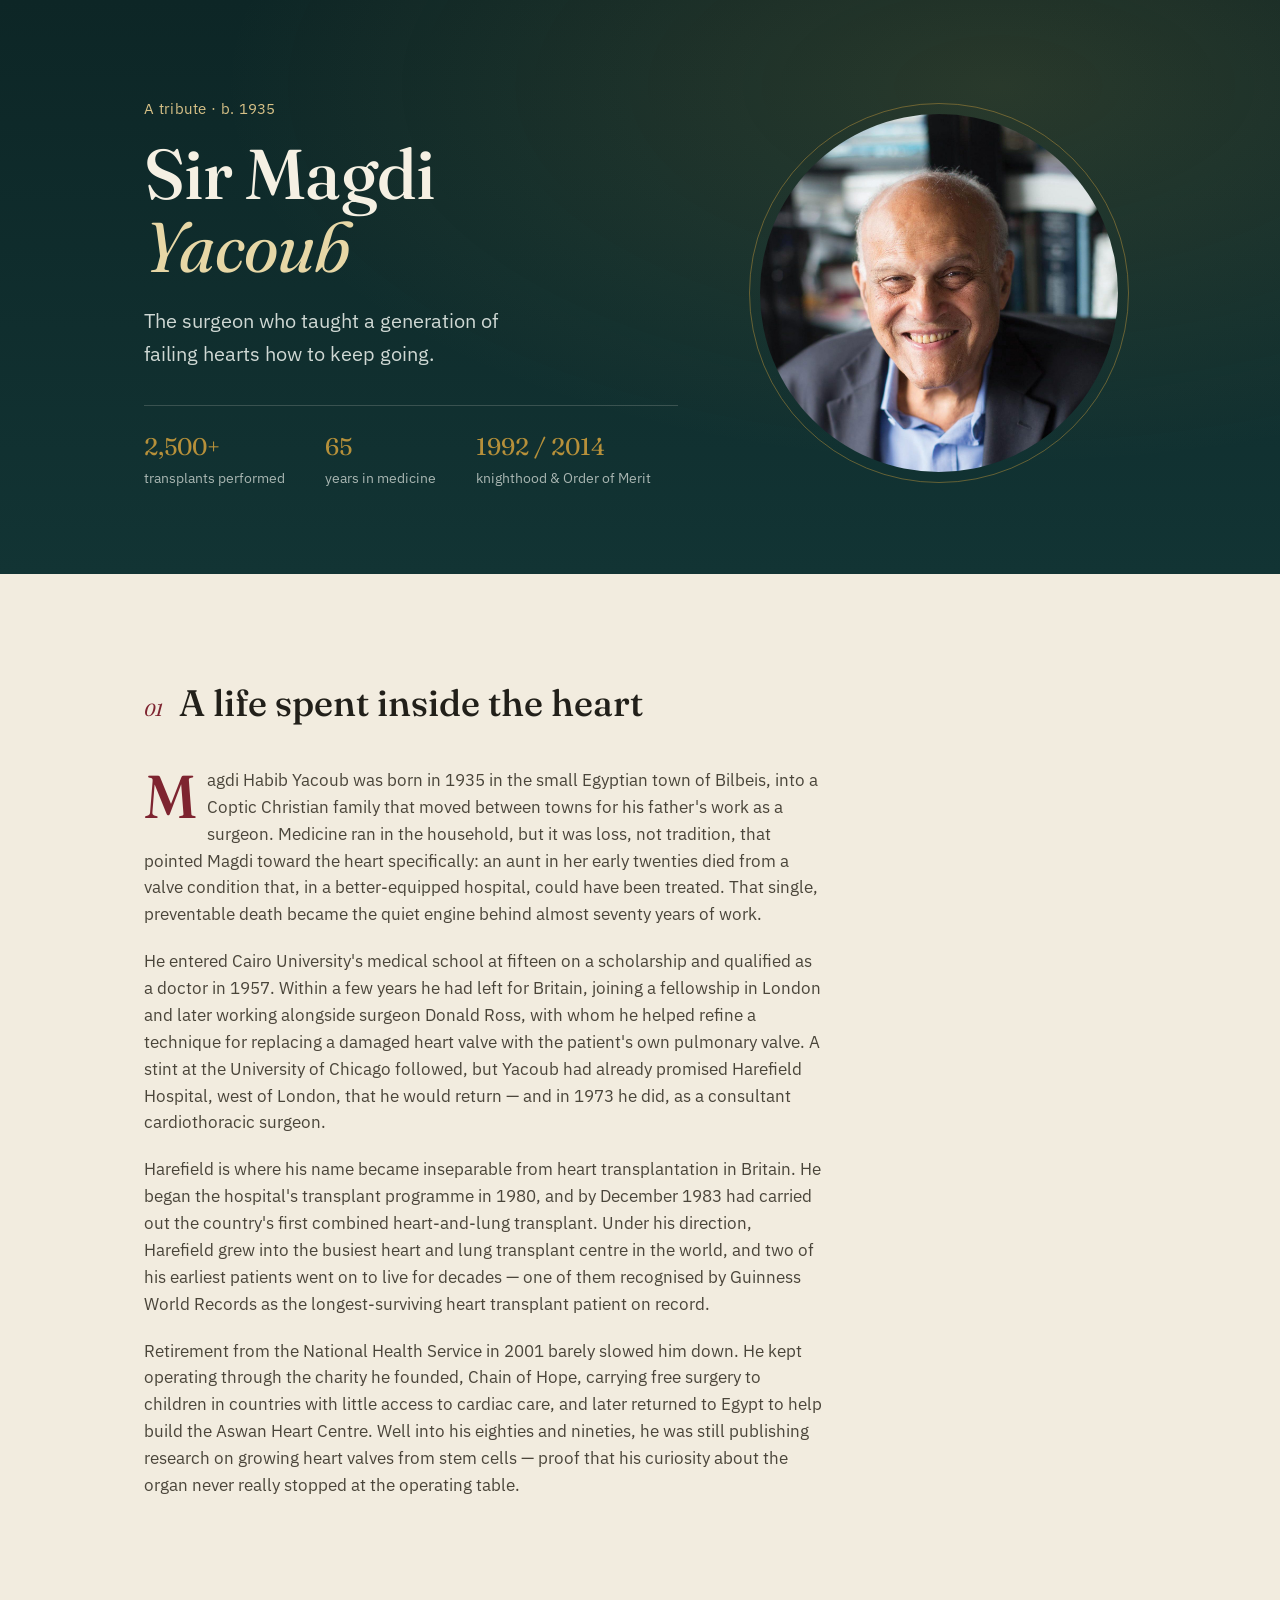
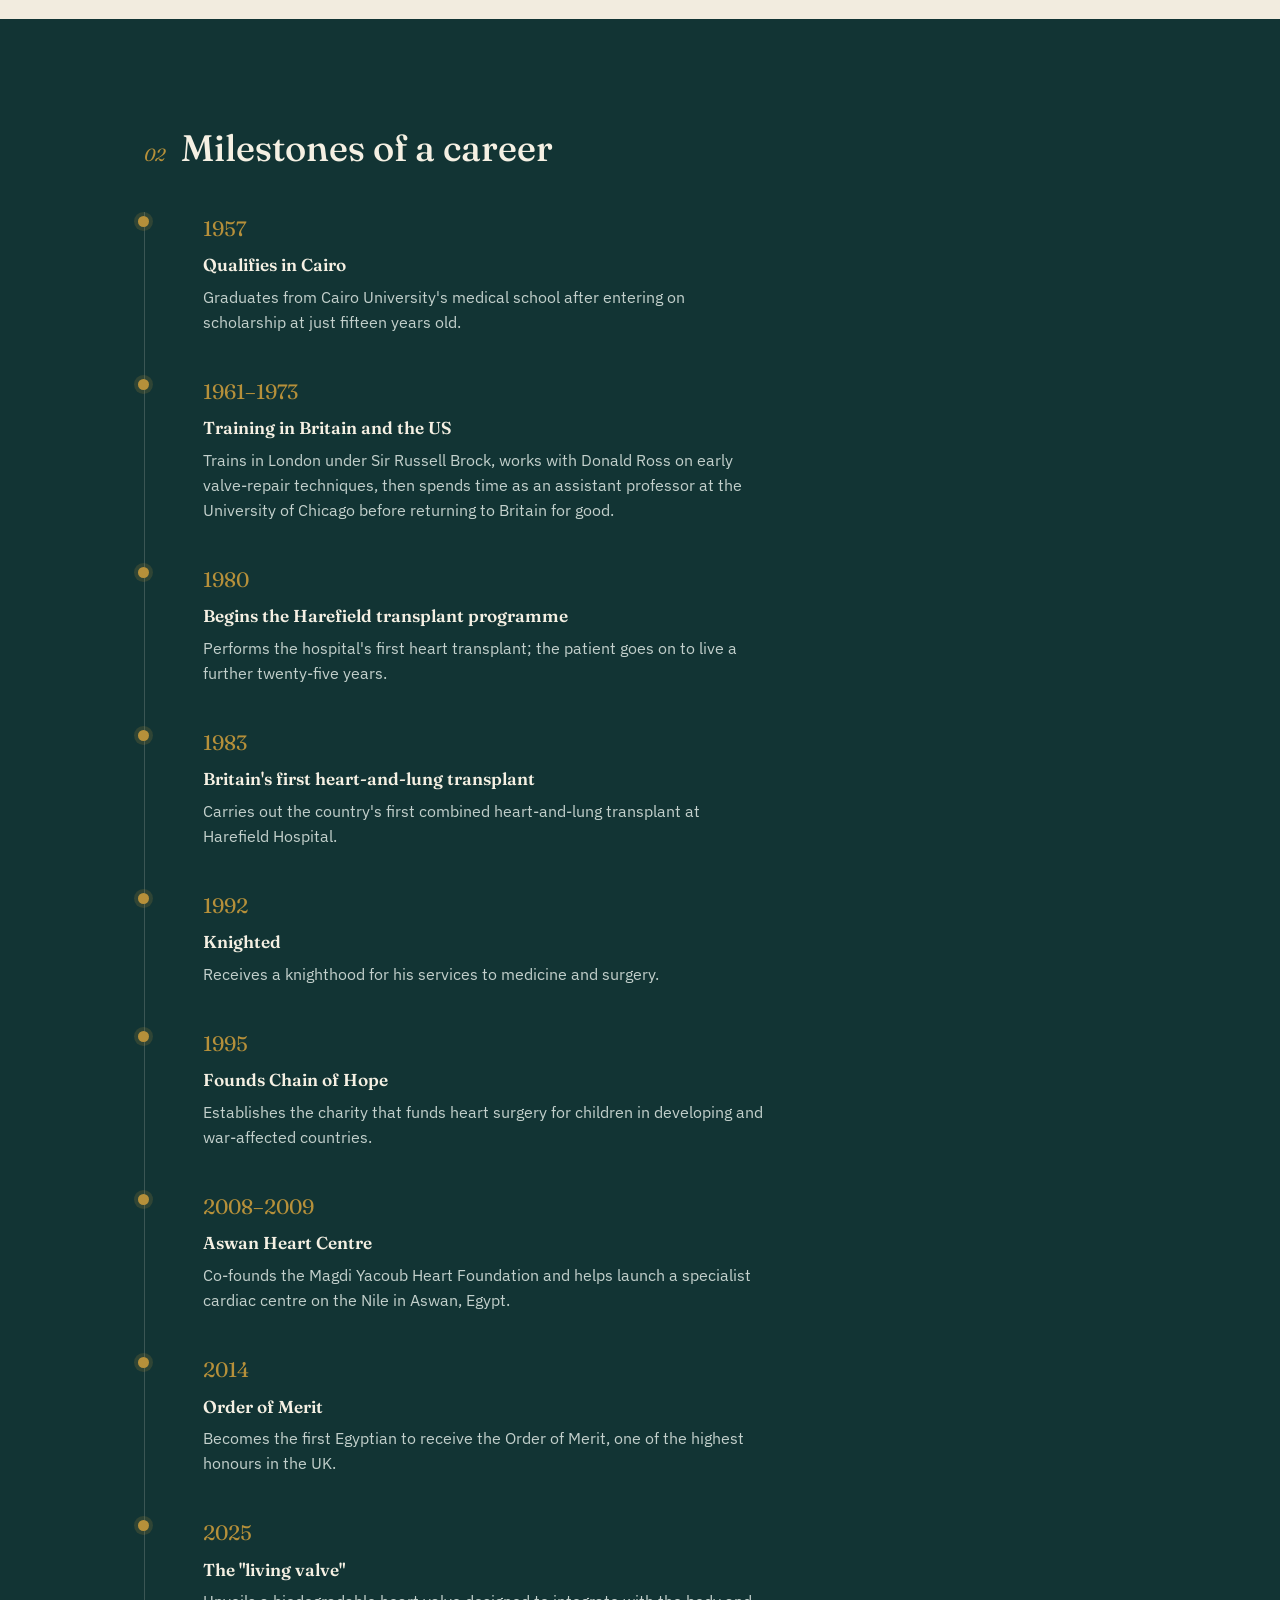
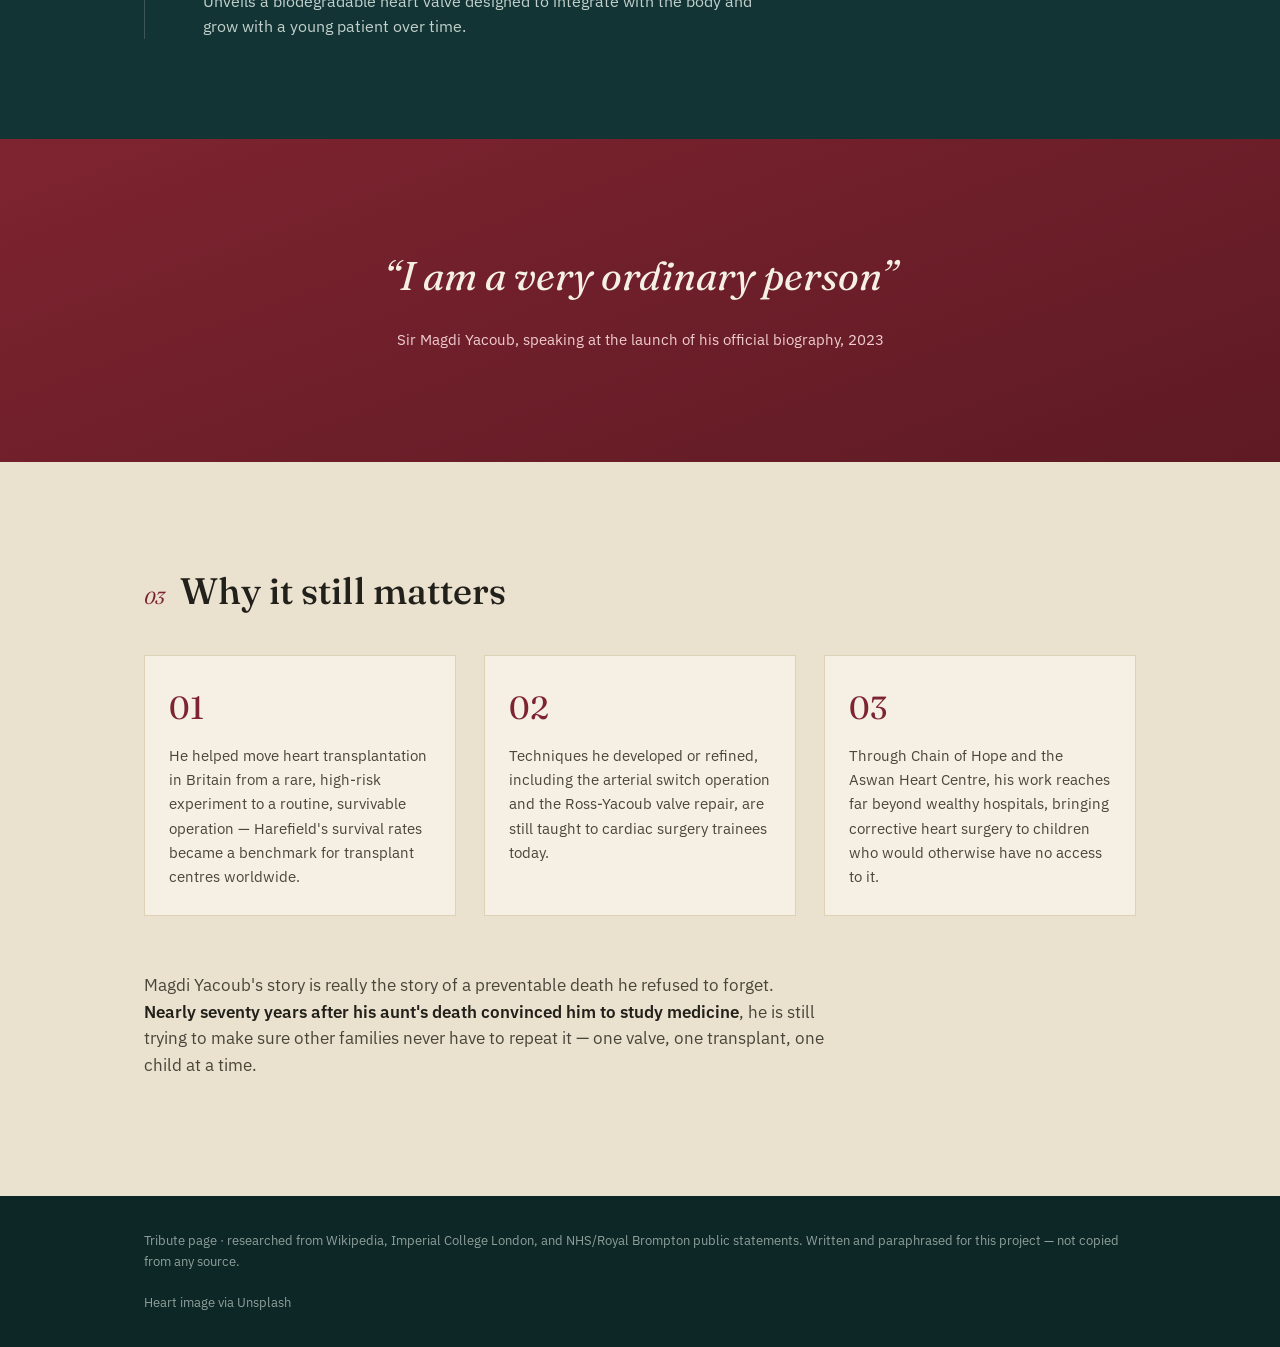
<file: WebDev-L2-Tribute Page/New Text Document.html>
<!DOCTYPE html>
<html lang="en">
<head>
<meta charset="UTF-8">
<meta name="viewport" content="width=device-width, initial-scale=1, viewport-fit=cover">
<title>Sir Magdi Yacoub · A Tribute</title>
<link rel="preconnect" href="https://fonts.googleapis.com">
<link rel="preconnect" href="https://fonts.gstatic.com" crossorigin>
<link href="https://fonts.googleapis.com/css2?family=Fraunces:ital,opsz,wght@0,9..144,300;0,9..144,500;0,9..144,600;1,9..144,400;1,9..144,500&family=IBM+Plex+Sans:wght@400;500;600&display=swap" rel="stylesheet">
<style>
  :root {
    --teal-950: #0d2626;
    --teal-900: #123434;
    --teal-800: #1a4646;
    --teal-line: rgba(243,237,224,0.18);
    --parchment: #f2ecdf;
    --parchment-2: #eae2cf;
    --ink: #22201a;
    --ink-soft: #4a453a;
    --crimson: #7e2430;
    --crimson-dark: #5e1a23;
    --gold: #b6903a;
    --cream: #f5f0e3;
    box-sizing: border-box;
    padding-top: env(safe-area-inset-top, 0px);
    padding-bottom: env(safe-area-inset-bottom, 0px);
  }

  *, *::before, *::after { box-sizing: inherit; }
  html { scroll-padding-top: env(safe-area-inset-top, 0px); scroll-behavior: smooth; }
  body {
    margin: 0;
    background: var(--parchment);
    color: var(--ink);
    font-family: "IBM Plex Sans", -apple-system, BlinkMacSystemFont, sans-serif;
    line-height: 1.6;
    -webkit-font-smoothing: antialiased;
  }

  img { max-width: 100%; display: block; }
  h1, h2, h3, .display {
    font-family: "Fraunces", Georgia, serif;
    font-weight: 500;
    margin: 0;
    color: inherit;
  }

  .wrap {
    max-width: 1120px;
    margin: 0 auto;
    padding-left: clamp(20px, 5vw, 64px);
    padding-right: clamp(20px, 5vw, 64px);
  }

  /* ---------- HERO ---------- */
  .hero {
    background:
      radial-gradient(ellipse at 78% 15%, rgba(182,144,58,0.16), transparent 55%),
      linear-gradient(180deg, var(--teal-950) 0%, var(--teal-900) 100%);
    color: var(--cream);
    padding: clamp(56px, 9vw, 96px) 0 clamp(48px, 8vw, 84px);
    overflow-x: clip;
  }
  .hero-grid {
    display: grid;
    grid-template-columns: 1.15fr 0.85fr;
    gap: clamp(32px, 6vw, 64px);
    align-items: center;
  }
  .kicker {
    font-size: 0.95rem;
    color: #d7c187;
    letter-spacing: 0.02em;
    margin-bottom: 18px;
  }
  .hero h1 {
    font-size: clamp(2.6rem, 6vw, 4.4rem);
    line-height: 1.03;
    letter-spacing: -0.01em;
  }
  .hero h1 em {
    font-style: italic;
    font-weight: 400;
    color: #e7d7a6;
  }
  .tagline {
    margin-top: 22px;
    font-size: clamp(1.05rem, 1.6vw, 1.3rem);
    max-width: 34ch;
    color: #cfd8d4;
    font-weight: 400;
  }
  .hero-meta {
    margin-top: 34px;
    display: flex;
    gap: clamp(20px, 4vw, 40px);
    flex-wrap: wrap;
    border-top: 1px solid var(--teal-line);
    padding-top: 22px;
  }
  .hero-meta div span {
    display: block;
  }
  .hero-meta .num {
    font-family: "Fraunces", serif;
    font-size: 1.5rem;
    color: var(--gold);
  }
  .hero-meta .lbl {
    font-size: 0.85rem;
    color: #a9b6b2;
    margin-top: 2px;
  }
  .portrait-frame {
    position: relative;
    border-radius: 50%;
    aspect-ratio: 1 / 1;
    max-width: 380px;
    margin: 0 auto;
    padding: 10px;
    border: 1px solid rgba(182,144,58,0.5);
  }
  .portrait-frame img {
    border-radius: 50%;
    width: 100%;
    height: 100%;
    object-fit: cover;
  }
  .portrait-cred {
    text-align: center;
    font-size: 0.72rem;
    color: #8fa09b;
    margin-top: 14px;
  }
  .portrait-cred a { color: #b7c4bf; }

  /* ---------- BIO ---------- */
  .bio {
    background: var(--parchment);
    padding: clamp(56px, 9vw, 100px) 0;
  }
  .section-head {
    display: flex;
    align-items: baseline;
    gap: 16px;
    margin-bottom: 34px;
  }
  .section-head .idx {
    font-family: "Fraunces", serif;
    font-style: italic;
    color: var(--crimson);
    font-size: 1.1rem;
  }
  .section-head h2 {
    font-size: clamp(1.7rem, 3vw, 2.3rem);
  }
  .bio-body {
    max-width: 680px;
  }
  .bio-body p {
    margin: 0 0 20px;
    color: var(--ink-soft);
    font-size: 1.05rem;
  }
  .bio-body p:first-of-type::first-letter {
    font-family: "Fraunces", serif;
    font-size: 3.6em;
    float: left;
    line-height: 0.85;
    padding-right: 10px;
    padding-top: 4px;
    color: var(--crimson);
    font-weight: 500;
  }

  /* ---------- TIMELINE ---------- */
  .timeline-section {
    background: var(--teal-900);
    color: var(--cream);
    padding: clamp(56px, 9vw, 100px) 0;
  }
  .timeline-section .section-head h2 { color: var(--cream); }
  .timeline-section .section-head .idx { color: var(--gold); }
  .timeline {
    position: relative;
    max-width: 800px;
    padding-left: 28px;
    border-left: 1px solid var(--teal-line);
  }
  .t-item {
    position: relative;
    padding: 0 0 40px 30px;
  }
  .t-item:last-child { padding-bottom: 0; }
  .t-item::before {
    content: "";
    position: absolute;
    left: -35px;
    top: 4px;
    width: 11px;
    height: 11px;
    border-radius: 50%;
    background: var(--gold);
    box-shadow: 0 0 0 4px rgba(182,144,58,0.18);
  }
  .t-year {
    font-family: "Fraunces", serif;
    font-size: 1.3rem;
    color: var(--gold);
    margin-bottom: 6px;
  }
  .t-item h3 {
    font-size: 1.08rem;
    font-weight: 600;
    color: var(--cream);
    margin-bottom: 6px;
  }
  .t-item p {
    margin: 0;
    color: #c3d0cc;
    font-size: 0.98rem;
    max-width: 56ch;
  }

  /* ---------- QUOTE ---------- */
  .quote-band {
    background: linear-gradient(160deg, var(--crimson) 0%, var(--crimson-dark) 100%);
    color: var(--cream);
    padding: clamp(64px, 10vw, 110px) 0;
    text-align: center;
  }
  .quote-band blockquote {
    margin: 0 auto;
    max-width: 760px;
    font-family: "Fraunces", serif;
    font-style: italic;
    font-weight: 400;
    font-size: clamp(1.6rem, 4vw, 2.5rem);
    line-height: 1.35;
  }
  .quote-band blockquote::before { content: "“"; }
  .quote-band blockquote::after { content: "”"; }
  .quote-band cite {
    display: block;
    font-style: normal;
    font-family: "IBM Plex Sans", sans-serif;
    font-size: 0.95rem;
    color: #f0cdd2;
    margin-top: 24px;
  }

  /* ---------- HONORS ---------- */
  .honors {
    background: var(--parchment-2);
    padding: clamp(56px, 9vw, 100px) 0;
  }
  .honors-grid {
    display: grid;
    grid-template-columns: repeat(3, 1fr);
    gap: 28px;
    margin-top: 8px;
  }
  .honor-card {
    background: var(--cream);
    border: 1px solid #ddd2b5;
    padding: 26px 24px;
  }
  .honor-card .num {
    font-family: "Fraunces", serif;
    font-size: 2rem;
    color: var(--crimson);
    margin-bottom: 10px;
  }
  .honor-card p {
    margin: 0;
    color: var(--ink-soft);
    font-size: 0.95rem;
  }
  .closing {
    max-width: 680px;
    margin-top: 56px;
    color: var(--ink-soft);
    font-size: 1.05rem;
  }
  .closing strong { color: var(--ink); font-weight: 600; }

  /* ---------- FOOTER ---------- */
  footer {
    background: var(--teal-950);
    color: #8fa09b;
    padding: 34px 0;
    font-size: 0.82rem;
  }
  footer a { color: #c3d0cc; }
  footer .wrap { display: flex; justify-content: space-between; gap: 20px; flex-wrap: wrap; }

  @media (max-width: 760px) {
    .hero-grid { grid-template-columns: 1fr; text-align: left; }
    .portrait-frame { max-width: 260px; margin: 0; order: -1; }
    .honors-grid { grid-template-columns: 1fr; }
  }
</style>
</head>
<body>

<header class="hero">
  <div class="wrap hero-grid">
    <div>
      <div class="kicker">A tribute · b. 1935</div>
      <h1>Sir Magdi<br><em>Yacoub</em></h1>
      <p class="tagline">The surgeon who taught a generation of failing hearts how to keep going.</p>
      <div class="hero-meta">
        <div><span class="num">2,500+</span><span class="lbl">transplants performed</span></div>
        <div><span class="num">65</span><span class="lbl">years in medicine</span></div>
        <div><span class="num">1992 / 2014</span><span class="lbl">knighthood &amp; Order of Merit</span></div>
      </div>
    </div>
    <div>
      <div class="portrait-frame">
        <img src="./img/4-Sir-Magdi-Yacoub.jpg" alt="Sir Magdi Yacoub.">
      </div
  </div>
</header>

<section class="bio">
  <div class="wrap">
    <div class="section-head"><span class="idx">01</span><h2>A life spent inside the heart</h2></div>
    <div class="bio-body">
      <p>Magdi Habib Yacoub was born in 1935 in the small Egyptian town of Bilbeis, into a Coptic Christian family that moved between towns for his father's work as a surgeon. Medicine ran in the household, but it was loss, not tradition, that pointed Magdi toward the heart specifically: an aunt in her early twenties died from a valve condition that, in a better-equipped hospital, could have been treated. That single, preventable death became the quiet engine behind almost seventy years of work.</p>
      <p>He entered Cairo University's medical school at fifteen on a scholarship and qualified as a doctor in 1957. Within a few years he had left for Britain, joining a fellowship in London and later working alongside surgeon Donald Ross, with whom he helped refine a technique for replacing a damaged heart valve with the patient's own pulmonary valve. A stint at the University of Chicago followed, but Yacoub had already promised Harefield Hospital, west of London, that he would return — and in 1973 he did, as a consultant cardiothoracic surgeon.</p>
      <p>Harefield is where his name became inseparable from heart transplantation in Britain. He began the hospital's transplant programme in 1980, and by December 1983 had carried out the country's first combined heart-and-lung transplant. Under his direction, Harefield grew into the busiest heart and lung transplant centre in the world, and two of his earliest patients went on to live for decades — one of them recognised by Guinness World Records as the longest-surviving heart transplant patient on record.</p>
      <p>Retirement from the National Health Service in 2001 barely slowed him down. He kept operating through the charity he founded, Chain of Hope, carrying free surgery to children in countries with little access to cardiac care, and later returned to Egypt to help build the Aswan Heart Centre. Well into his eighties and nineties, he was still publishing research on growing heart valves from stem cells — proof that his curiosity about the organ never really stopped at the operating table.</p>
    </div>
  </div>
</section>

<section class="timeline-section">
  <div class="wrap">
    <div class="section-head"><span class="idx">02</span><h2>Milestones of a career</h2></div>
    <div class="timeline">
      <div class="t-item">
        <div class="t-year">1957</div>
        <h3>Qualifies in Cairo</h3>
        <p>Graduates from Cairo University's medical school after entering on scholarship at just fifteen years old.</p>
      </div>
      <div class="t-item">
        <div class="t-year">1961–1973</div>
        <h3>Training in Britain and the US</h3>
        <p>Trains in London under Sir Russell Brock, works with Donald Ross on early valve-repair techniques, then spends time as an assistant professor at the University of Chicago before returning to Britain for good.</p>
      </div>
      <div class="t-item">
        <div class="t-year">1980</div>
        <h3>Begins the Harefield transplant programme</h3>
        <p>Performs the hospital's first heart transplant; the patient goes on to live a further twenty-five years.</p>
      </div>
      <div class="t-item">
        <div class="t-year">1983</div>
        <h3>Britain's first heart-and-lung transplant</h3>
        <p>Carries out the country's first combined heart-and-lung transplant at Harefield Hospital.</p>
      </div>
      <div class="t-item">
        <div class="t-year">1992</div>
        <h3>Knighted</h3>
        <p>Receives a knighthood for his services to medicine and surgery.</p>
      </div>
      <div class="t-item">
        <div class="t-year">1995</div>
        <h3>Founds Chain of Hope</h3>
        <p>Establishes the charity that funds heart surgery for children in developing and war-affected countries.</p>
      </div>
      <div class="t-item">
        <div class="t-year">2008–2009</div>
        <h3>Aswan Heart Centre</h3>
        <p>Co-founds the Magdi Yacoub Heart Foundation and helps launch a specialist cardiac centre on the Nile in Aswan, Egypt.</p>
      </div>
      <div class="t-item">
        <div class="t-year">2014</div>
        <h3>Order of Merit</h3>
        <p>Becomes the first Egyptian to receive the Order of Merit, one of the highest honours in the UK.</p>
      </div>
      <div class="t-item">
        <div class="t-year">2025</div>
        <h3>The "living valve"</h3>
        <p>Unveils a biodegradable heart valve designed to integrate with the body and grow with a young patient over time.</p>
      </div>
    </div>
  </div>
</section>

<section class="quote-band">
  <div class="wrap">
    <blockquote>I am a very ordinary person</blockquote>
    <cite>Sir Magdi Yacoub, speaking at the launch of his official biography, 2023</cite>
  </div>
</section>

<section class="honors">
  <div class="wrap">
    <div class="section-head"><span class="idx">03</span><h2>Why it still matters</h2></div>
    <div class="honors-grid">
      <div class="honor-card">
        <div class="num">01</div>
        <p>He helped move heart transplantation in Britain from a rare, high-risk experiment to a routine, survivable operation — Harefield's survival rates became a benchmark for transplant centres worldwide.</p>
      </div>
      <div class="honor-card">
        <div class="num">02</div>
        <p>Techniques he developed or refined, including the arterial switch operation and the Ross-Yacoub valve repair, are still taught to cardiac surgery trainees today.</p>
      </div>
      <div class="honor-card">
        <div class="num">03</div>
        <p>Through Chain of Hope and the Aswan Heart Centre, his work reaches far beyond wealthy hospitals, bringing corrective heart surgery to children who would otherwise have no access to it.</p>
      </div>
    </div>
    <p class="closing">Magdi Yacoub's story is really the story of a preventable death he refused to forget. <strong>Nearly seventy years after his aunt's death convinced him to study medicine</strong>, he is still trying to make sure other families never have to repeat it — one valve, one transplant, one child at a time.</p>
  </div>
</section>

<footer>
  <div class="wrap">
    <span>Tribute page · researched from Wikipedia, Imperial College London, and NHS/Royal Brompton public statements. Written and paraphrased for this project — not copied from any source.</span>
    <span>Heart image via Unsplash</span>
  </div>
</footer>

</body>
</html>
</file>
<file: WebDev-L2-calculator/style.css>
* {
  box-sizing: border-box;
  margin: 0;
  padding: 0;
}


:root {
  --bg: #1e1e2f;
  --calc-bg: #2b2b40;
  --display-bg: #1a1a28;
  --text: #ffffff;
  --muted: #9a9ab0;
  --btn: #3d3d5c;
  --btn-text: #ffffff;
  --shadow: rgba(0, 0, 0, 0.4);
}


[data-theme="light"] {
  --bg: #e8ebf2;
  --calc-bg: #f6f7fb;
  --display-bg: #ffffff;
  --text: #1e1e2f;
  --muted: #6b6b80;
  --btn: #dfe2ec;
  --btn-text: #1e1e2f;
  --shadow: rgba(0, 0, 0, 0.15);
}

body {
  min-height: 100vh;
  display: flex;
  justify-content: center;
  align-items: center;
  background: var(--bg) url("img/operations.jpg") center / cover no-repeat fixed;
  font-family: Arial, sans-serif;
  transition: background 0.2s;
}

.calculator {
  width: 320px;
  padding: 20px;
  background:color-mix(in srgb, var(--calc-bg) 85% , transparent ) ;
  backdrop-filter: blur(10px);
  border-radius: 16px;
  box-shadow: 0 10px 30px var(--shadow);
  transition: background 0.2s;
}

.top-bar {
  display: flex;
  justify-content: space-between;
  align-items: center;
  margin-bottom: 14px;
}

.title {
  color: var(--muted);
  font-size: 0.95rem;
}

.theme-toggle {
  width: 36px;
  height: 36px;
  border: none;
  border-radius: 50%;
  background: var(--btn);
  font-size: 1.1rem;
  cursor: pointer;
}

.display {
  min-height: 100px;
  margin-bottom: 20px;
  padding: 10px 16px;
  display: flex;
  flex-direction: column;
  align-items: flex-end;
  justify-content: center;
  background: var(--display-bg);
  color: var(--text);
  border-radius: 10px;
  text-align: right;
  word-break: break-all;
  transition: background 0.2s;
}

.expression {
  min-height: 1.4rem;
  font-size: 1rem;
  color: var(--muted);
}

.current {
  font-size: 2.2rem;
}

.buttons {
  display: grid;
  grid-template-columns: repeat(4, 1fr);
  gap: 10px;
}

.btn {
  height: 60px;
  border: none;
  border-radius: 10px;
  background: var(--btn);
  color: var(--btn-text);
  font-size: 1.3rem;
  cursor: pointer;
  transition: filter 0.15s;
}

.btn:hover { filter: brightness(1.15); }
.btn:active { transform: scale(0.96); }

.btn:focus-visible,
.theme-toggle:focus-visible {
  outline: 2px solid #ff9f43;
  outline-offset: 2px;
}

.operator { background: #ff9f43; color: #fff; }
.clear    { background: #ee5253; color: #fff; }
.equals   { background: #10ac84; color: #fff; }
</file>
<file: WebDev-L2-Login Authentication System/style.css>
:root {
  --bg: #e9f1ec; --surface: #fff; --ink: #1d2b24; --muted: #6b7a72;
  --line: #d6ded8; --accent: #2f6f55; --accent-2: #4fa37f; --danger: #b3402f;
}
* { box-sizing: border-box; }

body {
  margin: 0; min-height: 100vh; display: grid; place-items: center; padding: 16px;
  font-family: "Trebuchet MS", "Segoe UI", sans-serif; color: var(--ink); line-height: 1.5;
  position: relative; isolation: isolate;
  /* Soft gradient + subtle dot pattern */
  background-color: var(--bg);
  background-image:
    radial-gradient(circle, rgba(47, 111, 85, 0.14) 1.2px, transparent 1.4px),
    linear-gradient(135deg, #e3efe8 0%, #f4f8f5 50%, #dcebe3 100%);
  background-size: 26px 26px, 100% 100%;
}
body.hidden { visibility: hidden; }

/* Two blurred shapes that drift slowly in the background */
body::before, body::after {
  content: ""; position: fixed; z-index: -1; border-radius: 50%; filter: blur(60px);
  pointer-events: none;
}
body::before {
  width: 360px; height: 360px; top: -90px; left: -90px;
  background: rgba(79, 163, 127, 0.45);
  animation: drift 14s ease-in-out infinite alternate;
}
body::after {
  width: 420px; height: 420px; bottom: -130px; right: -110px;
  background: rgba(47, 111, 85, 0.35);
  animation: drift 18s ease-in-out infinite alternate-reverse;
}
@keyframes drift {
  from { transform: translate(0, 0) scale(1); }
  to   { transform: translate(40px, 30px) scale(1.12); }
}

/* Card */
.card {
  position: relative; width: 100%; max-width: 400px; overflow: hidden;
  background: rgba(255, 255, 255, 0.92); border: 1px solid rgba(255, 255, 255, 0.9);
  border-radius: 16px; padding: 32px 28px 28px;
  box-shadow: 0 20px 45px -18px rgba(29, 43, 36, 0.35), 0 2px 6px rgba(29, 43, 36, 0.06);
  backdrop-filter: blur(8px);
  animation: rise 0.6s cubic-bezier(0.2, 0.8, 0.2, 1) both;
}
.card::before { /* accent bar on top */
  content: ""; position: absolute; inset: 0 0 auto 0; height: 5px;
  background: linear-gradient(90deg, var(--accent), var(--accent-2));
}
@keyframes rise {
  from { opacity: 0; transform: translateY(24px) scale(0.98); }
  to   { opacity: 1; transform: none; }
}

h1 { margin: 0 0 4px; font-size: 1.7rem; letter-spacing: -0.5px; }
.sub { margin: 0 0 20px; color: var(--muted); }
label { display: block; margin: 14px 0 4px; font-weight: bold; font-size: 0.95rem; }

input {
  width: 100%; padding: 12px 14px; font: inherit; border: 2px solid var(--line);
  border-radius: 10px; background: #fff;
  transition: border-color 0.2s, box-shadow 0.2s;
}
input:hover { border-color: #b9c8bf; }
input:focus {
  outline: none; border-color: var(--accent);
  box-shadow: 0 0 0 4px rgba(47, 111, 85, 0.18);
}
.hint { font-size: 0.85rem; color: var(--muted); margin: 4px 0 0; }

button {
  width: 100%; margin-top: 22px; padding: 13px; font: inherit; font-weight: bold; cursor: pointer;
  color: #fff; border: 0; border-radius: 10px;
  background: linear-gradient(135deg, var(--accent), var(--accent-2));
  box-shadow: 0 8px 18px -8px rgba(47, 111, 85, 0.7);
  transition: transform 0.15s, box-shadow 0.15s, filter 0.15s;
}
button:hover { transform: translateY(-2px); box-shadow: 0 12px 22px -8px rgba(47, 111, 85, 0.75); filter: brightness(1.05); }
button:active { transform: translateY(0); box-shadow: 0 4px 10px -6px rgba(47, 111, 85, 0.7); }
button.outline {
  background: #fff; color: var(--danger); border: 2px solid var(--danger); box-shadow: none;
}
button.outline:hover { background: var(--danger); color: #fff; box-shadow: 0 10px 20px -10px rgba(179, 64, 47, 0.8); filter: none; }
button:focus-visible, a:focus-visible { outline: 3px solid #e0a82e; outline-offset: 3px; }

/* Messages: errors shake once, success fades in */
.msg { display: none; margin-top: 14px; padding: 10px 12px; border-radius: 10px; font-size: 0.95rem; }
.msg.error {
  display: block; background: #fbeae7; color: var(--danger); border: 1px solid #e8b8b0;
  animation: shake 0.4s;
}
.msg.success {
  display: block; background: #e5f2ea; color: var(--accent); border: 1px solid #b5d6c3;
  animation: fade 0.4s;
}
@keyframes shake {
  20%, 60% { transform: translateX(-6px); }
  40%, 80% { transform: translateX(6px); }
}
@keyframes fade { from { opacity: 0; } to { opacity: 1; } }

.switch { margin: 20px 0 0; text-align: center; font-size: 0.95rem; }
.switch a { color: var(--accent); font-weight: bold; text-decoration: none; background: linear-gradient(currentColor, currentColor) 0 100% / 0 2px no-repeat; transition: background-size 0.25s; }
.switch a:hover { background-size: 100% 2px; }

.info {
  margin: 18px 0 0; padding: 14px; border-radius: 10px; font-size: 0.95rem;
  background: linear-gradient(135deg, #eaf4ee, #f5faf7); border: 1px solid var(--line);
  border-left: 5px solid var(--accent);
}

@media (prefers-reduced-motion: reduce) {
  *, *::before, *::after { animation: none !important; transition: none !important; }
}
</file>
